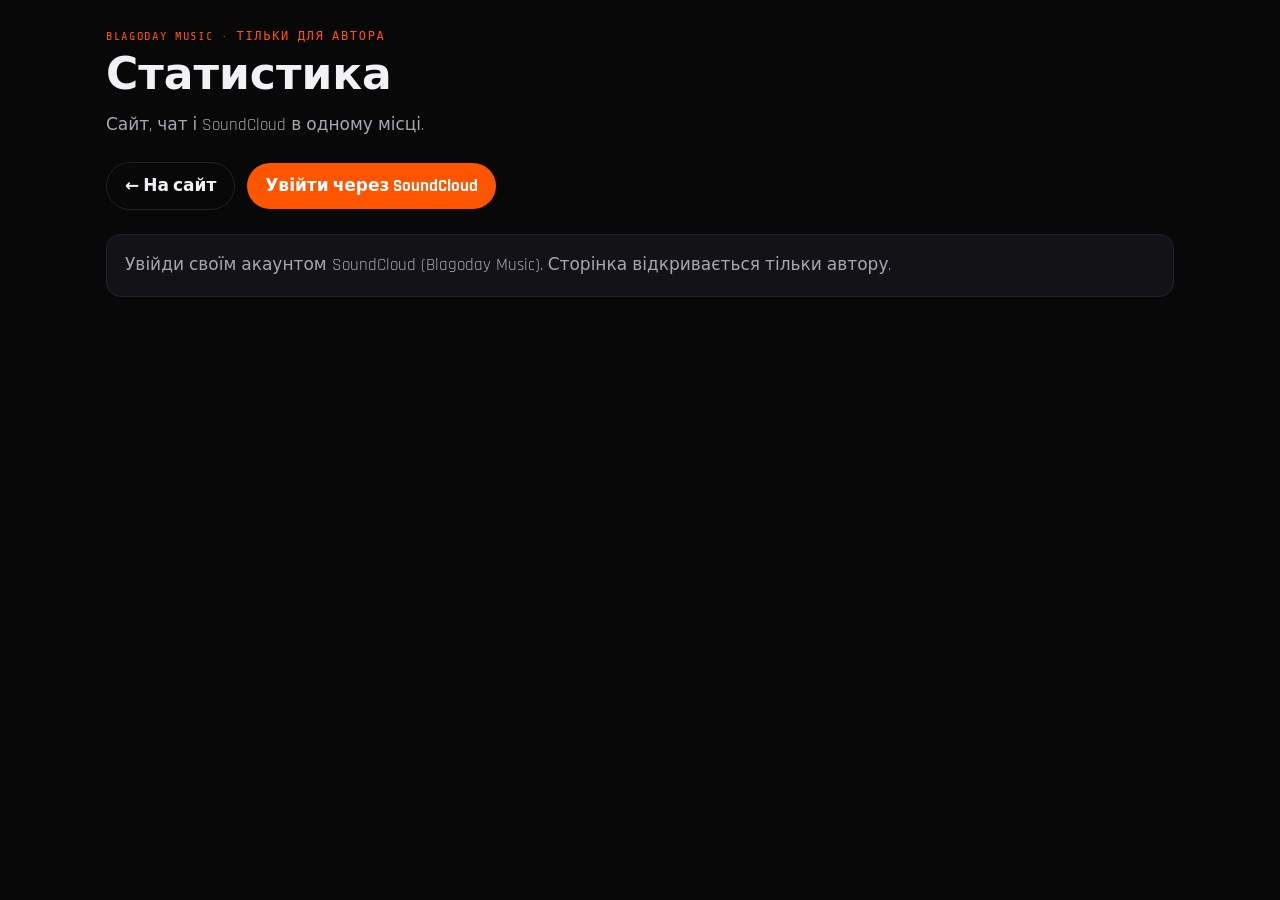
<file: admin.html>
<!doctype html>
<html lang="uk">
<head>
<meta charset="utf-8">
<meta name="viewport" content="width=device-width,initial-scale=1">
<meta name="robots" content="noindex,nofollow">
<title>Blagoday — статистика</title>
<link rel="preconnect" href="https://fonts.googleapis.com">
<link href="https://fonts.googleapis.com/css2?family=Rajdhani:wght@500;600;700&family=Share+Tech+Mono&display=swap" rel="stylesheet">
<style>
:root{--bg:#080808;--card:#131317;--line:#22222a;--txt:#f2f2f6;--mut:#a7a7b4;--mag:#ff5500;--cy:#00e5ff}
*{box-sizing:border-box}
body{margin:0;background:var(--bg);color:var(--txt);font-family:Rajdhani,system-ui,sans-serif;font-size:17px;line-height:1.45}
.wrap{max-width:1100px;margin:0 auto;padding:28px 16px 60px}
h1{font-size:clamp(30px,5vw,44px);margin:0 0 4px}
.k{font-family:"Share Tech Mono",monospace;font-size:12px;letter-spacing:.14em;text-transform:uppercase;color:var(--mag)}
.sub{color:var(--mut);margin:0 0 24px}
.bar{display:flex;align-items:center;gap:12px;flex-wrap:wrap;margin-bottom:24px}
.btn{display:inline-flex;align-items:center;gap:8px;border:0;border-radius:999px;padding:11px 18px;font:inherit;font-weight:700;cursor:pointer;color:#fff;background:#ff5500;text-decoration:none}
.btn.g{background:none;border:1px solid var(--line);color:var(--txt);font-weight:600}
.tiles{display:grid;grid-template-columns:repeat(auto-fill,minmax(170px,1fr));gap:12px;margin-bottom:28px}
.tile{background:var(--card);border:1px solid var(--line);border-radius:14px;padding:14px 16px}
.tile b{display:block;font-size:34px;line-height:1.1}
.tile span{color:var(--mut);font-size:14px}
.grid{display:grid;grid-template-columns:1fr 1fr;gap:18px}
.card{background:var(--card);border:1px solid var(--line);border-radius:16px;padding:16px 18px}
.card h2{font-size:20px;margin:0 0 4px}
.card p.n{color:var(--mut);font-size:14px;margin:0 0 12px}
.rows{display:flex;flex-direction:column;gap:6px}
.row{display:grid;grid-template-columns:minmax(0,1fr) 64px;gap:10px;align-items:center;font-size:15px}
.row .t{position:relative;padding:5px 8px;border-radius:6px;overflow:hidden;white-space:nowrap;text-overflow:ellipsis}
.row .t i{position:absolute;left:0;top:0;bottom:0;border-radius:4px;background:rgba(0,229,255,.18);z-index:0}
.row .t em{position:relative;z-index:1;font-style:normal}
.row .v{text-align:right;font-family:"Share Tech Mono",monospace;color:var(--txt)}
.cols{display:flex;align-items:flex-end;gap:3px;height:160px;border-bottom:1px solid var(--line);padding-top:6px}
.cols div{flex:1;min-width:4px;max-width:36px;background:var(--cy);border-radius:4px 4px 0 0;position:relative}
.cols div:hover{background:#7ff3ff}
.axis{display:flex;justify-content:space-between;font-family:"Share Tech Mono",monospace;font-size:11px;color:var(--mut);margin-top:6px}
.msg{background:var(--card);border:1px solid var(--line);border-radius:14px;padding:18px;color:var(--mut)}
#tip{position:fixed;pointer-events:none;background:#000;border:1px solid var(--line);border-radius:8px;padding:6px 10px;font-size:13px;display:none;z-index:9}
@media(max-width:820px){.grid{grid-template-columns:1fr}}
</style>
</head>
<body>
<div class="wrap">
  <div class="k">Blagoday Music · тільки для автора</div>
  <h1>Статистика</h1>
  <p class="sub">Сайт, чат і SoundCloud в одному місці.</p>
  <div class="bar" id="bar"></div>
  <div id="out"></div>
</div>
<div id="tip"></div>
<script>
const SCB="https://blagoday-sc.blagodaymusic.workers.dev";
const $=id=>document.getElementById(id);
const esc=s=>String(s==null?"":s).replace(/[&<>"]/g,c=>({"&":"&amp;","<":"&lt;",">":"&gt;",'"':"&quot;"}[c]));
const fmt=n=>Number(n||0).toLocaleString("uk-UA");
let SCT=null;try{SCT=JSON.parse(localStorage.getItem("bl_sc")||"null")}catch(e){}
(function(){const h=location.hash;if(h.indexOf("sc_at=")>=0){const q=new URLSearchParams(h.slice(1));SCT={at:q.get("sc_at"),rt:q.get("sc_rt")||"",exp:+q.get("sc_exp")||0,u:""};try{localStorage.setItem("bl_sc",JSON.stringify(SCT))}catch(e){}history.replaceState(null,"",location.pathname);}})();
function login(){location.href=SCB+"/login?return="+encodeURIComponent(location.origin+location.pathname);}
async function tok(){if(!SCT)return null;if(SCT.exp&&Date.now()>SCT.exp-60000&&SCT.rt){const r=await fetch(SCB+"/refresh",{method:"POST",headers:{"Content-Type":"application/json"},body:JSON.stringify({refresh_token:SCT.rt})});if(r.ok){const j=await r.json();SCT.at=j.access_token;SCT.rt=j.refresh_token||SCT.rt;SCT.exp=j.expires_at;localStorage.setItem("bl_sc",JSON.stringify(SCT));}else return null;}return SCT.at;}
function rows(list,label,value){const max=Math.max(1,...list.map(value));return `<div class="rows">${list.map(x=>`<div class="row" title="${esc(label(x))}: ${fmt(value(x))}"><div class="t"><i style="width:${(value(x)/max*100).toFixed(1)}%"></i><em>${esc(label(x))}</em></div><div class="v">${fmt(value(x))}</div></div>`).join("")}</div>`;}
async function load(){
  $("bar").innerHTML=`<a class="btn g" href="./">← На сайт</a>`;
  const t=await tok();
  if(!t){$("bar").innerHTML+=`<button class="btn" onclick="login()">Увійти через SoundCloud</button>`;$("out").innerHTML=`<div class="msg">Увійди своїм акаунтом SoundCloud (Blagoday Music). Сторінка відкривається тільки автору.</div>`;return;}
  $("out").innerHTML=`<div class="msg">Завантаження…</div>`;
  const [ad,cat,art]=await Promise.all([
    fetch(SCB+"/admin",{headers:{Authorization:"OAuth "+t}}).then(r=>r.ok?r.json():{error:r.status}),
    fetch(SCB+"/catalog").then(r=>r.json()).catch(()=>[]),
    fetch(SCB+"/artist").then(r=>r.json()).catch(()=>({}))]);
  if(ad.error){$("bar").innerHTML+=`<button class="btn" onclick="login()">Увійти через SoundCloud</button>`;$("out").innerHTML=`<div class="msg">${ad.error===403?"Цей акаунт SoundCloud не є акаунтом автора.":"Потрібно увійти ще раз."}</div>`;return;}
  $("bar").innerHTML+=`<button class="btn g" onclick="load()">↻ Оновити</button>`;
  const title={};cat.forEach(x=>title[x.permalink]=x.title);
  const vis=(ad.visits||[]).slice().reverse();const today=new Date().toISOString().slice(0,10);
  const sum=(a,d)=>a.slice(-d).reduce((s,x)=>s+x.n,0);
  const scPlays=cat.reduce((s,x)=>s+(x.plays||0),0),scLikes=cat.reduce((s,x)=>s+(x.likes||0),0),scCm=cat.reduce((s,x)=>s+(x.comments||0),0);
  const sitePlays=(ad.plays||[]).reduce((s,x)=>s+x.n,0);
  const tiles=[["Відвідувань сьогодні",(vis.find(v=>v.day===today)||{}).n||0],["Відвідувань за 7 днів",sum(vis,7)],["Відвідувань за 30 днів",sum(vis,30)],["Прослуховувань на сайті",sitePlays],["Онлайн у чаті зараз",ad.online||0],["Повідомлень у чаті",(ad.chat||{}).n||0],["Підписників SoundCloud",art.followers||0],["Прослуховувань SoundCloud",scPlays],["Лайків SoundCloud",scLikes],["Коментарів SoundCloud",scCm]];
  const last=vis.slice(-30);const vmax=Math.max(1,...last.map(v=>v.n));
  $("out").innerHTML=`<div class="tiles">${tiles.map(([k,v])=>`<div class="tile"><b>${fmt(v)}</b><span>${k}</span></div>`).join("")}</div>
  <div class="grid">
    <div class="card"><h2>Відвідування сайту по днях</h2><p class="n">Останні ${last.length} днів · один відвідувач рахується раз на 6 годин</p>
      ${last.length?`<div class="cols">${last.map(v=>`<div data-tip="${v.day}: ${fmt(v.n)}" style="height:${Math.max(2,v.n/vmax*100)}%"></div>`).join("")}</div><div class="axis"><span>${last[0].day}</span><span>${last[last.length-1].day}</span></div>`:`<p class="n">Ще немає даних — лічильник щойно запущено.</p>`}</div>
    <div class="card"><h2>Найбільше слухають на сайті</h2><p class="n">Запуски треків у плеєрі сайту</p>${(ad.plays||[]).length?rows(ad.plays.slice(0,15),x=>title[x.slug]||x.slug,x=>x.n):`<p class="n">Ще немає даних.</p>`}</div>
    <div class="card"><h2>Топ на SoundCloud — прослуховування</h2><p class="n">Усі ${cat.length} треків</p>${rows(cat.slice().sort((a,b)=>b.plays-a.plays).slice(0,15),x=>x.title,x=>x.plays)}</div>
    <div class="card"><h2>Топ на SoundCloud — лайки</h2><p class="n">Вподобання слухачів</p>${rows(cat.slice().sort((a,b)=>b.likes-a.likes).slice(0,15),x=>x.title,x=>x.likes)}</div>
  </div>`;
}
document.addEventListener("mousemove",e=>{const d=e.target.closest("[data-tip]"),tp=$("tip");if(!d){tp.style.display="none";return;}tp.textContent=d.dataset.tip;tp.style.display="block";tp.style.left=(e.clientX+12)+"px";tp.style.top=(e.clientY-30)+"px";});
load();
</script>
</body>
</html>
</file>
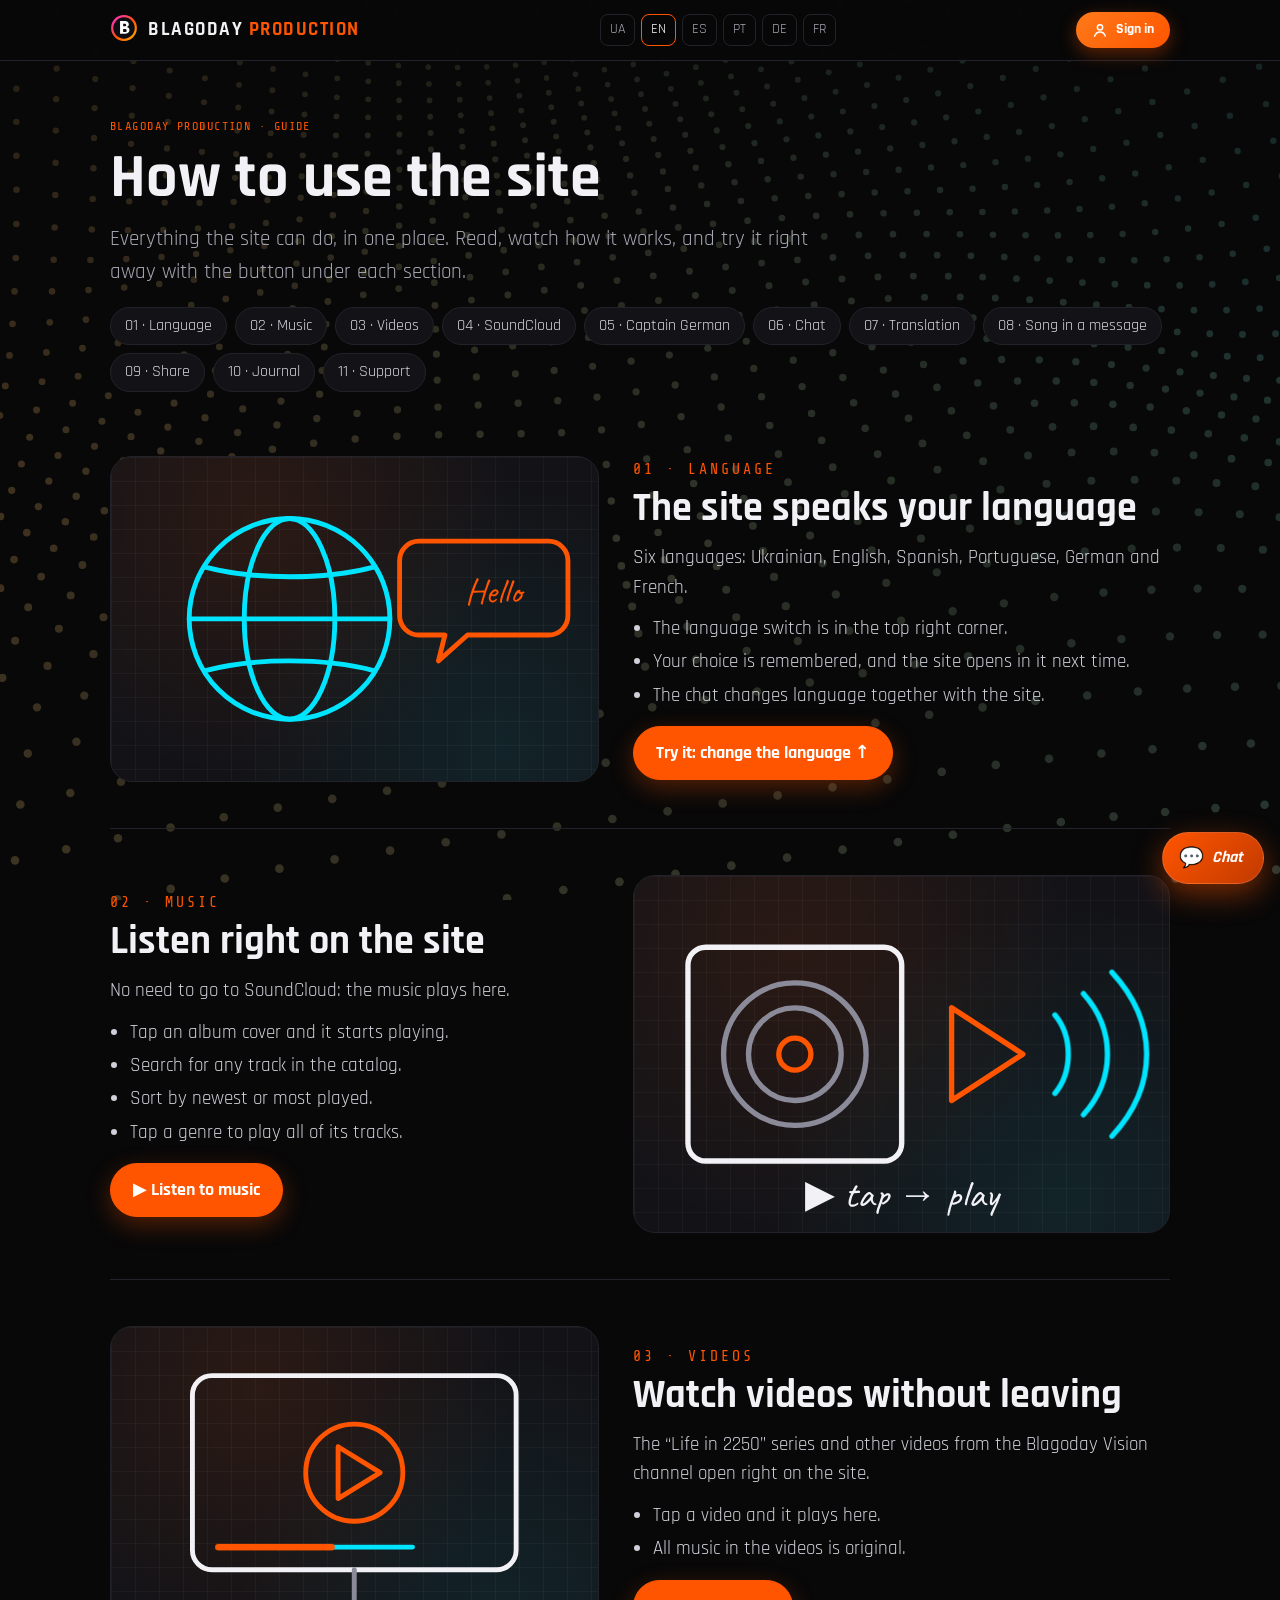
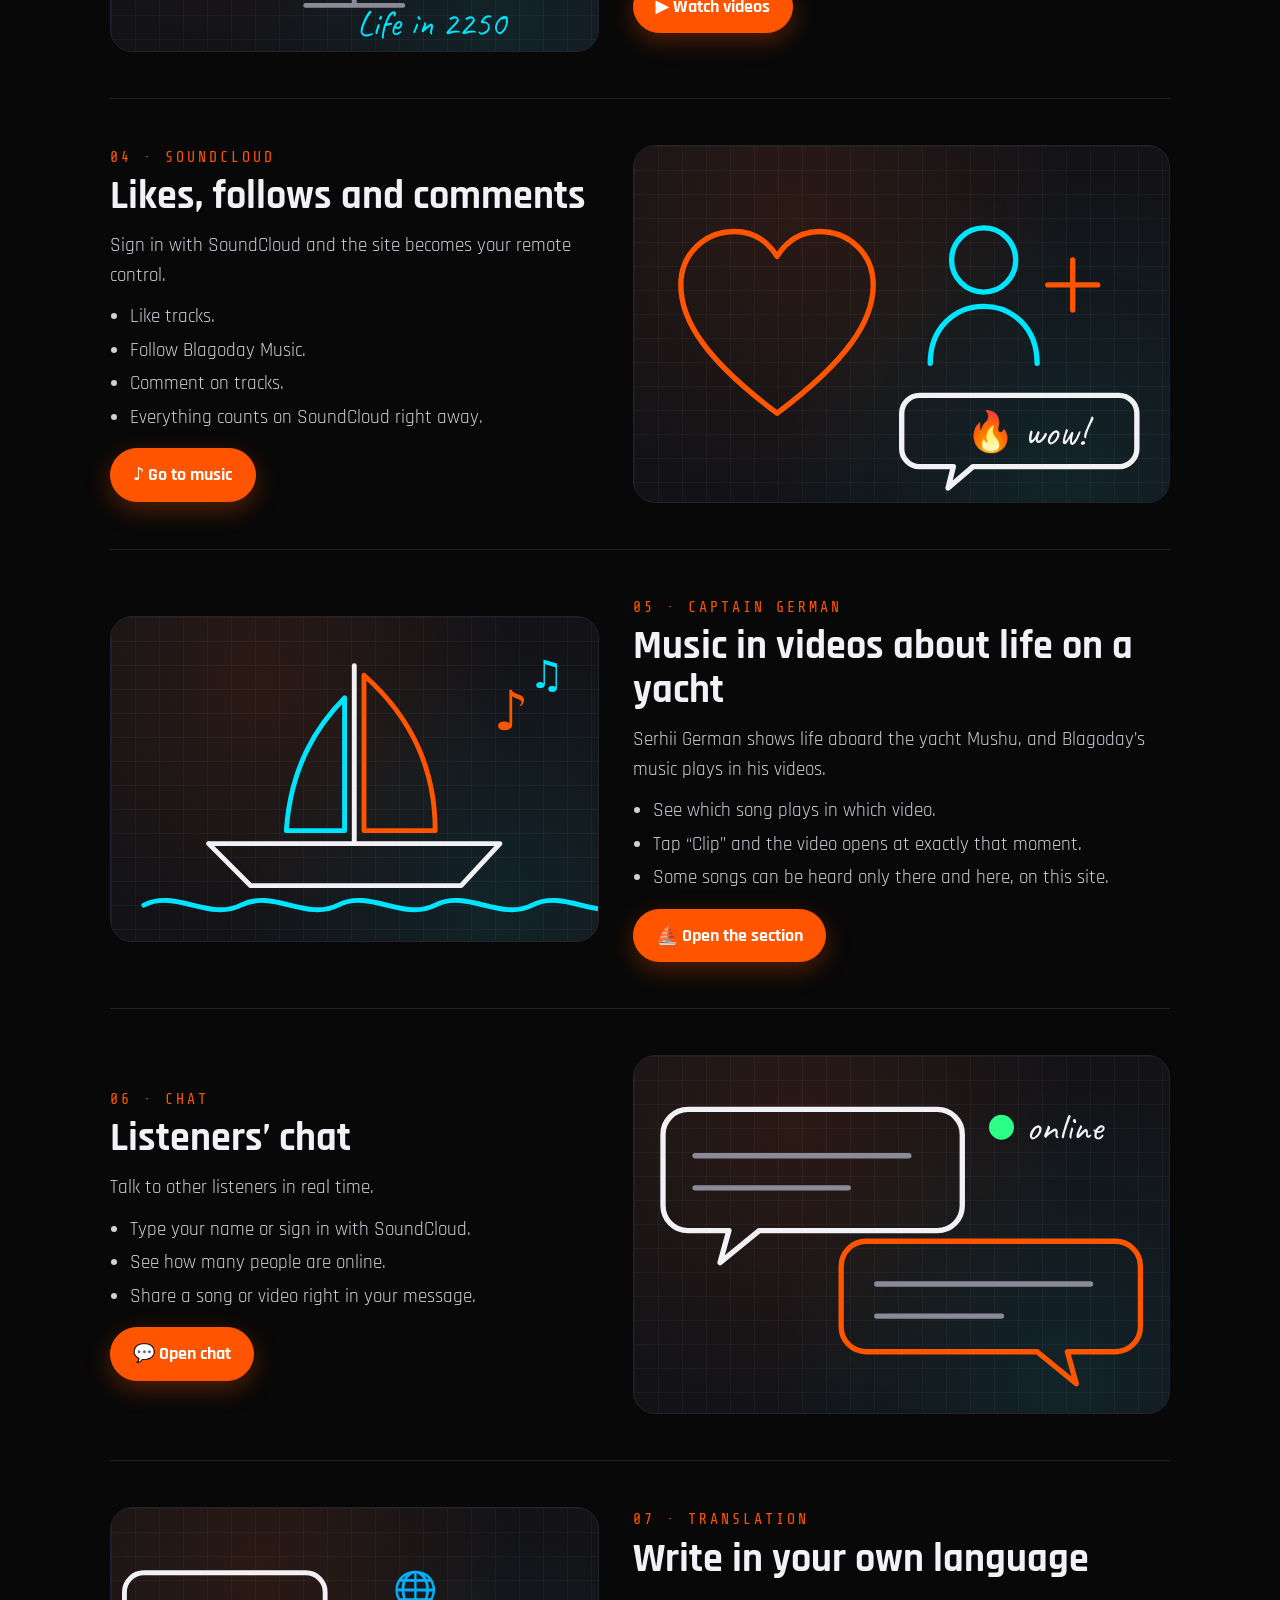
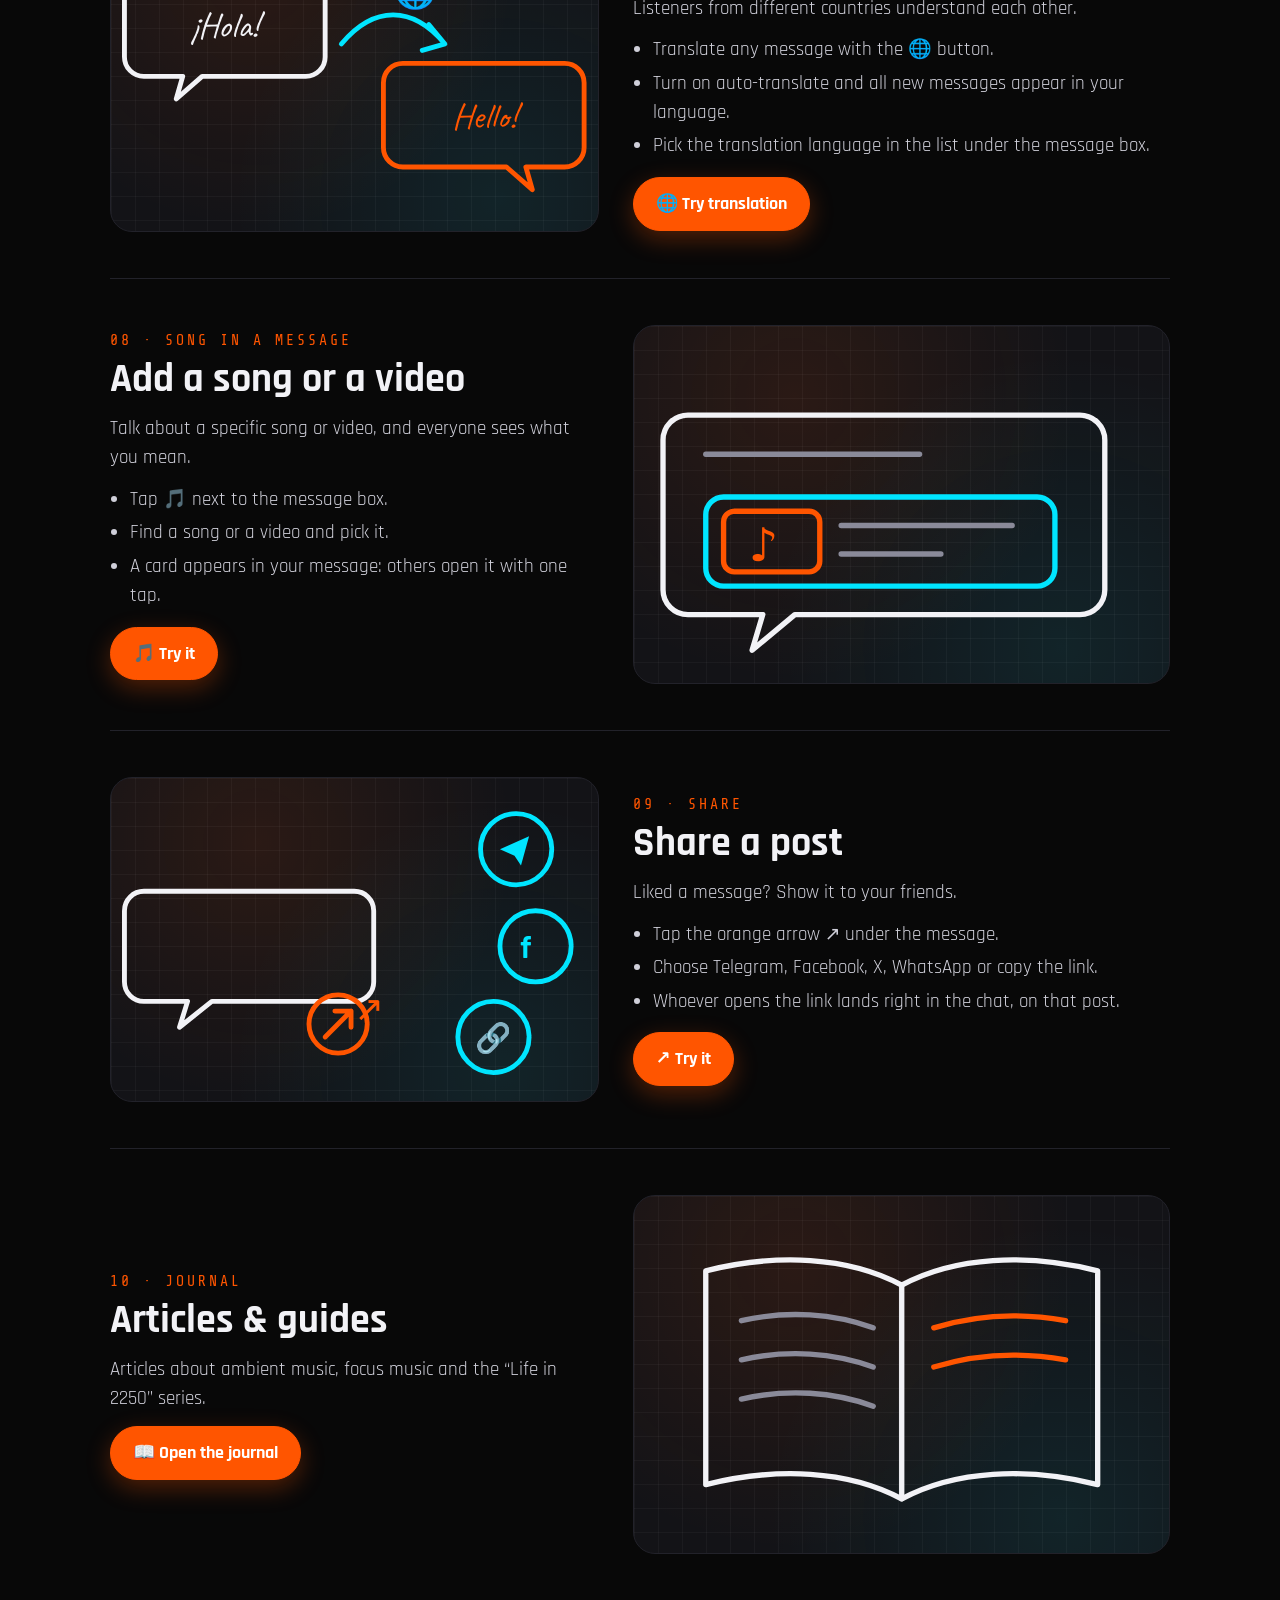
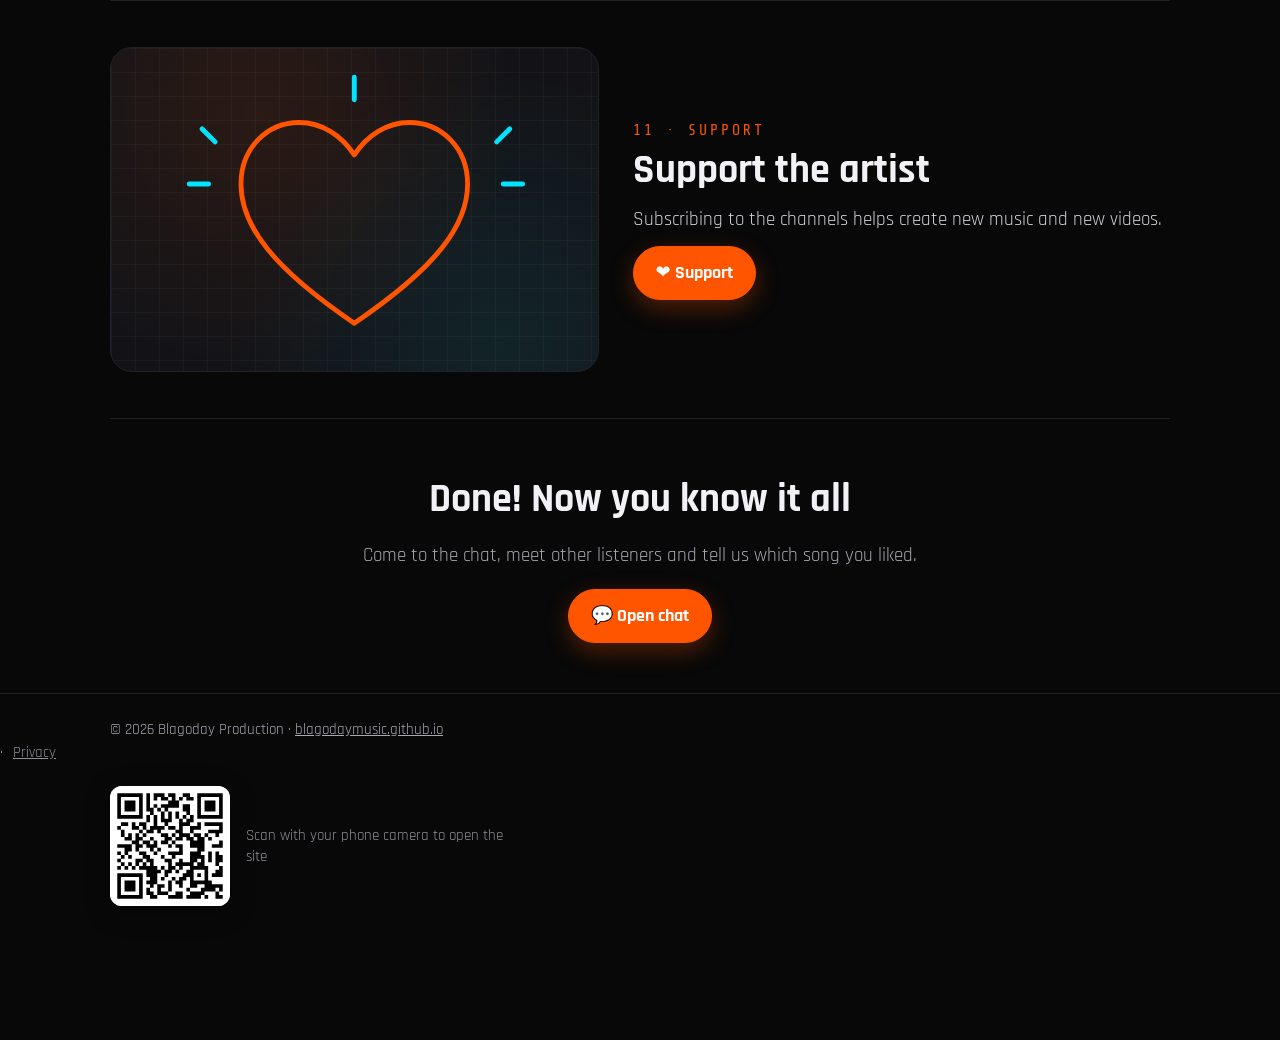
<file: guide.html>
<!doctype html>
<html lang="uk">
<head>
<script async src="https://www.googletagmanager.com/gtag/js?id=G-E7PM5L8ZPC"></script>
<script>window.dataLayer=window.dataLayer||[];function gtag(){dataLayer.push(arguments);}gtag("js",new Date());gtag("config","G-E7PM5L8ZPC");</script>

<meta charset="utf-8">
<meta name="viewport" content="width=device-width,initial-scale=1">
<title>Як користуватися сайтом | Blagoday Production</title>
<script src="theme.js?v=40"></script>
<meta name="description" content="Путівник по всіх можливостях сайту Blagoday Production: музика, відео, SoundCloud, чат з перекладом, пісні у повідомленнях і поширення дописів.">
<meta property="og:title" content="Як користуватися сайтом Blagoday Production">
<meta property="og:description" content="Музика, відео, чат з перекладом, пісні у повідомленнях і поширення дописів. Читай і пробуй.">
<meta property="og:image" content="https://blagodaymusic.github.io/og-image.jpg">
<meta property="og:url" content="https://blagodaymusic.github.io/guide.html">
<meta name="twitter:card" content="summary_large_image">
<link rel="canonical" href="https://blagodaymusic.github.io/guide.html">
<link rel="preconnect" href="https://fonts.googleapis.com">
<link href="https://fonts.googleapis.com/css2?family=Rajdhani:wght@500;600;700&family=Share+Tech+Mono&family=Exo+2:wght@400;500;600;700&family=Caveat:wght@600&display=swap" rel="stylesheet">
<style>
:root{--bg:#080808;--card:#131317;--line:#22222a;--txt:#f2f2f6;--mut:#a7a7b4;--mag:#ff5500;--cy:#00e5ff}
*{box-sizing:border-box}
html{scroll-behavior:smooth}
body{margin:0;background:var(--bg);color:var(--txt);font-family:Rajdhani,"Exo 2",system-ui,sans-serif;font-size:19px;line-height:1.55}
a{color:inherit}
.mono{font-family:"Share Tech Mono",monospace;letter-spacing:.12em;text-transform:uppercase}
.wrap{max-width:1100px;margin:0 auto;padding:0 20px}
header{position:fixed;top:0;left:0;right:0;z-index:50;transition:transform .3s;background:rgba(8,8,8,.9);backdrop-filter:blur(10px);border-bottom:1px solid var(--line)}
header.hide{transform:translateY(-100%)}
body{padding-top:61px}
header .wrap{display:flex;align-items:center;justify-content:space-between;height:60px;gap:12px}
.logo{font-weight:700;letter-spacing:.08em;text-decoration:none;text-transform:uppercase}
.logo b{color:var(--mag)}
.lng{display:flex;gap:6px}
.lng button{background:none;border:1px solid var(--line);color:var(--mut);border-radius:8px;padding:4px 9px;font:inherit;font-size:14px;cursor:pointer}
.lng button.on{border-color:var(--mag);color:#fff}
@media(max-width:640px){.lng{gap:3px}.lng button{padding:3px 6px;font-size:12px}.logo{font-size:15px}}
.hero{padding:56px 20px 18px;position:relative}
.k{color:var(--mag);font-size:12px}
h1{font-size:clamp(34px,6vw,62px);line-height:1.03;margin:10px 0 14px}
.lead{color:var(--mut);max-width:740px;font-size:21px;margin:0 0 18px}
.toc{display:flex;flex-wrap:wrap;gap:8px;margin-top:10px}
.toc a{border:1px solid var(--line);background:var(--card);border-radius:999px;padding:6px 14px;text-decoration:none;font-size:16px;color:#d6d6e0}
.toc a:hover{border-color:var(--cy);color:#fff}
.step{display:grid;grid-template-columns:minmax(0,1fr) minmax(0,1.1fr);gap:34px;align-items:center;padding:46px 0;border-bottom:1px solid var(--line);scroll-margin-top:70px}
.step:nth-child(even) .art{order:2}
.art{position:relative;background:radial-gradient(circle at 30% 20%,rgba(255,85,0,.10),transparent 60%),radial-gradient(circle at 80% 90%,rgba(0,229,255,.08),transparent 55%),var(--card);border:1px solid var(--line);border-radius:22px;aspect-ratio:3/2;overflow:hidden}
.art::before{content:"";position:absolute;inset:0;background-image:linear-gradient(rgba(255,255,255,.035) 1px,transparent 1px),linear-gradient(90deg,rgba(255,255,255,.035) 1px,transparent 1px);background-size:24px 24px}
.art svg{position:absolute;inset:0;width:100%;height:100%}
.num{font-family:"Share Tech Mono",monospace;color:var(--mag);font-size:15px;letter-spacing:.2em}
.step h2{font-size:clamp(28px,4vw,40px);line-height:1.1;margin:6px 0 12px}
.step p{margin:0 0 12px;color:#d0d0da}
.step ul{margin:0 0 16px;padding-left:20px;color:#d0d0da}
.step li{margin:4px 0}
.btn{display:inline-flex;align-items:center;gap:8px;border-radius:999px;padding:12px 22px;font:inherit;font-weight:700;font-size:18px;text-decoration:none;cursor:pointer;border:1px solid var(--mag);background:var(--mag);color:#fff;box-shadow:0 8px 24px rgba(255,85,0,.3)}
.btn:hover{filter:brightness(1.1)}
.btn.g{background:none;color:#fff;border-color:var(--line);box-shadow:none}
.end{padding:50px 0 20px;text-align:center}
.end h2{font-size:clamp(28px,4vw,40px);margin:0 0 10px}
.end p{color:var(--mut);margin:0 0 18px}
footer{border-top:1px solid var(--line);margin-top:30px;padding:24px 0 90px;color:var(--mut);font-size:15px}
@media(max-width:760px){.step{grid-template-columns:1fr;gap:18px;padding:34px 0}.step:nth-child(even) .art{order:0}}
/* ===== pencil drawing ===== */
.d{fill:none;stroke-linecap:round;stroke-linejoin:round;stroke-dasharray:1;stroke-dashoffset:1}
.in .d{animation:draw 1.6s cubic-bezier(.6,.1,.3,1) forwards}
.in .d2{animation-delay:.5s}.in .d3{animation-delay:1s}.in .d4{animation-delay:1.5s}.in .d5{animation-delay:2s}
@keyframes draw{to{stroke-dashoffset:0}}
.o{stroke:#ff5500}.c{stroke:#00e5ff}.w{stroke:#f2f2f6}.m{stroke:#8a8a99}
.f{opacity:0}.in .f{animation:fade .6s ease forwards}
.in .f1{animation-delay:1.2s}.in .f2{animation-delay:1.8s}.in .f3{animation-delay:2.4s}.in .f4{animation-delay:3s}
@keyframes fade{to{opacity:1}}
.hand{font-family:Caveat,cursive;font-size:22px;fill:#f2f2f6}
.hand.o2{fill:#ff5500}.hand.c2{fill:#00e5ff}
.pen{opacity:0}
.in .pulse{animation:fade .6s 1.4s forwards,pulse 2.4s 2s ease-in-out infinite}
@keyframes pulse{0%,100%{opacity:.25}50%{opacity:1}}
.in .bob{animation:fade .5s 1.6s forwards,bob 3s 2.1s ease-in-out infinite}
@keyframes bob{0%,100%{transform:translateY(0)}50%{transform:translateY(-6px)}}
.in .drop{animation:drop 3.2s 1.6s ease-in-out infinite}
@keyframes drop{0%{transform:translate(0,-40px);opacity:0}25%{opacity:1}55%,80%{transform:translate(0,0);opacity:1}100%{transform:translate(0,0);opacity:0}}
.in .fly{animation:fly 3s 2s ease-in-out infinite}
@keyframes fly{0%{transform:translate(0,0);opacity:0}15%{opacity:1}70%{transform:translate(70px,-34px);opacity:1}100%{transform:translate(90px,-44px);opacity:0}}
.in .beat{transform-box:fill-box;transform-origin:center;animation:beat 1.6s 2s ease-in-out infinite}
@keyframes beat{0%,100%{transform:scale(1)}15%{transform:scale(1.18)}30%{transform:scale(1)}}
.in .rock{transform-box:fill-box;transform-origin:50% 100%;animation:rock 4s 1.5s ease-in-out infinite}
@keyframes rock{0%,100%{transform:rotate(-2deg)}50%{transform:rotate(2deg)}}
.in .wave{animation:wave 3s linear infinite}
@keyframes wave{to{transform:translateX(-40px)}}
@media(prefers-reduced-motion:reduce){.d{stroke-dashoffset:0!important;animation:none!important}.f,.pen{opacity:1!important;animation:none!important}.in *{animation:none!important}}
</style>
</head>
<body>
<header><div class="wrap">
  <a class="logo" href="./"><img class="logo-ic" src="/logos/logo-ring.svg" alt="" width="28" height="28" style="width:28px;height:28px;vertical-align:middle;margin:-4px 10px 0 0;display:inline-block">Blagoday <b>Production</b></a>
  <div class="lng"><button data-l="uk">UA</button><button data-l="en">EN</button><button data-l="es">ES</button><button data-l="pt">PT</button><button data-l="de">DE</button><button data-l="fr">FR</button></div>
</div></header>

<svg width="0" height="0" style="position:absolute" aria-hidden="true"><defs>
  <filter id="pencil" x="-5%" y="-5%" width="110%" height="110%"><feTurbulence type="fractalNoise" baseFrequency="0.03" numOctaves="2" seed="3"/><feDisplacementMap in="SourceGraphic" scale="2.6"/></filter>
</defs></svg>

<main>
  <div class="wrap hero">
    <div class="k mono" data-i="k">Blagoday Production · путівник</div>
    <h1 data-i="h">Як користуватися сайтом</h1>
    <p class="lead" data-i="lead">Усі можливості сайту в одному місці. Читай, дивись, як це працює, і одразу пробуй кнопкою під кожним розділом.</p>
    <nav class="toc" id="toc"></nav>
  </div>
  <div class="wrap" id="steps"></div>
  <div class="wrap end">
    <h2 data-i="end_h">Готово! Тепер ти знаєш усе</h2>
    <p data-i="end_p">Заходь у чат, познайомся з іншими слухачами і розкажи, яка пісня тобі сподобалась.</p>
    <button class="btn" data-act="chat" data-i="end_b">💬 Відкрити чат</button>
  </div>
</main>
<footer><div class="wrap">© <span id="yr"></span> Blagoday Production · <a href="./">blagodaymusic.github.io</a></div></footer>

<script>
/* ---------- drawings (viewBox 0 0 300 200) ---------- */
const P='stroke-width="3"';
const ART={
lang:`<svg viewBox="0 0 300 200"><g ${P}>
 <circle class="d c" pathLength="1" cx="110" cy="100" r="62"/>
 <ellipse class="d c d2" pathLength="1" cx="110" cy="100" rx="28" ry="62"/>
 <path class="d c d2" pathLength="1" d="M48 100h124M58 68c30 8 74 8 104 0M58 132c30-8 74-8 104 0"/>
 <path class="d o d3" pathLength="1" d="M190 52h80a12 12 0 0 1 12 12v34a12 12 0 0 1-12 12h-50l-18 16 4-16h-16a12 12 0 0 1-12-12V64a12 12 0 0 1 12-12z"/>
</g><text class="hand o2 f f2" id="langWord" x="236" y="90" text-anchor="middle" font-size="30">Привіт</text></svg>`,
music:`<svg viewBox="0 0 300 200"><g ${P}>
 <rect class="d w" pathLength="1" x="30" y="40" width="120" height="120" rx="10"/>
 <circle class="d m d2" pathLength="1" cx="90" cy="100" r="40"/>
 <circle class="d m d2" pathLength="1" cx="90" cy="100" r="26"/>
 <circle class="d o d3" pathLength="1" cx="90" cy="100" r="9"/>
 <path class="d o d3" pathLength="1" d="M178 74l40 26-40 26z"/>
 <path class="d c pulse" pathLength="1" style="stroke-dashoffset:0" d="M236 78c10 12 10 32 0 44M252 66c18 20 18 48 0 68M268 54c26 28 26 64 0 92"/>
</g><text class="hand f f3" x="150" y="186" text-anchor="middle">▶ tap → play</text></svg>`,
video:`<svg viewBox="0 0 300 200"><g ${P}>
 <rect class="d w" pathLength="1" x="50" y="30" width="200" height="120" rx="12"/>
 <path class="d m d2" pathLength="1" d="M120 172h60M150 150v22"/>
 <circle class="d o d3" pathLength="1" cx="150" cy="90" r="30"/>
 <path class="d o d3" pathLength="1" d="M140 74l26 16-26 16z"/>
 <path class="d c d4" pathLength="1" d="M66 136h120"/>
</g><g class="f f3"><path d="M66 136h70" stroke="#ff5500" stroke-width="4" stroke-linecap="round"/></g><text class="hand c2 f f4" x="244" y="190" text-anchor="end">Life in 2250</text></svg>`,
sc:`<svg viewBox="0 0 300 200"><g ${P}>
 <g class="beat"><path class="d o" pathLength="1" d="M80 150C40 120 26 98 26 78c0-18 14-30 30-30 11 0 19 6 24 14 5-8 13-14 24-14 16 0 30 12 30 30 0 20-14 42-54 72z"/>
 <circle class="d c d2" pathLength="1" cx="196" cy="64" r="18"/>
 <path class="d c d2" pathLength="1" d="M166 122c0-20 14-32 30-32s30 12 30 32"/>
 <path class="d o d3" pathLength="1" d="M246 64v28M232 78h28"/>
 <path class="d w d4" pathLength="1" d="M160 140h112a10 10 0 0 1 10 10v20a10 10 0 0 1-10 10h-82l-14 12 3-12h-19a10 10 0 0 1-10-10v-20a10 10 0 0 1 10-10z"/>
</g><text class="hand f f4" x="220" y="168" text-anchor="middle" font-size="18">🔥 wow!</text></svg>`,
kg:`<svg viewBox="0 0 300 200"><g ${P}>
 <g class="rock">
 <path class="d w" pathLength="1" d="M60 140h180l-24 26H86z"/>
 <path class="d w d2" pathLength="1" d="M150 140V30"/>
 <path class="d o d3" pathLength="1" d="M156 36c34 30 44 64 44 96h-44z"/>
 <path class="d c d3" pathLength="1" d="M144 50c-24 24-34 52-36 82h36z"/>
 </g>
 <path class="d c d4" pathLength="1" d="M20 178c20-10 40 10 60 0s40 10 60 0 40 10 60 0 40 10 60 0 40 10 60 0"/>
</g><g class="bob" style="opacity:0"><text x="236" y="70" font-size="34" fill="#ff5500">♪</text><text x="258" y="44" font-size="24" fill="#00e5ff">♫</text></g></svg>`,
chat:`<svg viewBox="0 0 300 200"><g ${P}>
 <path class="d w" pathLength="1" d="M30 30h140a14 14 0 0 1 14 14v40a14 14 0 0 1-14 14H70l-22 18 5-18H30a14 14 0 0 1-14-14V44a14 14 0 0 1 14-14z"/>
 <path class="d m d2" pathLength="1" d="M34 56h120M34 74h86"/>
 <path class="d o d3" pathLength="1" d="M270 104H130a14 14 0 0 0-14 14v34a14 14 0 0 0 14 14h96l22 18-5-18h27a14 14 0 0 0 14-14v-34a14 14 0 0 0-14-14z"/>
 <path class="d m d4" pathLength="1" d="M136 128h120M136 146h70"/>
</g><g class="f f4"><circle cx="206" cy="40" r="7" fill="#2bff88"/><text class="hand" x="220" y="47">online</text></g></svg>`,
tr:`<svg viewBox="0 0 300 200"><g ${P}>
 <path class="d w" pathLength="1" d="M20 40h100a12 12 0 0 1 12 12v40a12 12 0 0 1-12 12H56l-16 14 4-14H20a12 12 0 0 1-12-12V52a12 12 0 0 1 12-12z"/>
 <path class="d c d2" pathLength="1" d="M142 84c20-24 44-24 64 0M196 72l10 12-14 4"/>
 <path class="d o d3" pathLength="1" d="M280 96H180a12 12 0 0 0-12 12v40a12 12 0 0 0 12 12h64l16 14-4-14h24a12 12 0 0 0 12-12v-40a12 12 0 0 0-12-12z"/>
</g><text class="hand f f1" x="70" y="80" text-anchor="middle" font-size="26">¡Hola!</text><text class="hand o2 f f3" id="trWord" x="230" y="136" text-anchor="middle" font-size="26">Привіт!</text><text class="f f2" x="174" y="58" font-size="22">🌐</text></svg>`,
att:`<svg viewBox="0 0 300 200"><g ${P}>
 <path class="d w" pathLength="1" d="M30 50h220a14 14 0 0 1 14 14v84a14 14 0 0 1-14 14H90l-24 20 6-20H30a14 14 0 0 1-14-14V64a14 14 0 0 1 14-14z"/>
 <rect class="d c d2" pathLength="1" x="40" y="96" width="196" height="50" rx="10"/>
 <rect class="d o d3" pathLength="1" x="50" y="104" width="54" height="34" rx="6"/>
 <path class="d m d4" pathLength="1" d="M116 112h96M116 128h56"/>
 <path class="d m d2" pathLength="1" d="M40 72h120"/>
</g><g class="drop"><text x="64" y="132" font-size="26" fill="#ff5500">♪</text></g></svg>`,
share:`<svg viewBox="0 0 300 200"><g ${P}>
 <path class="d w" pathLength="1" d="M20 70h130a12 12 0 0 1 12 12v44a12 12 0 0 1-12 12H62l-20 16 5-16H20a12 12 0 0 1-12-12V82a12 12 0 0 1 12-12z"/>
 <circle class="d o d2" pathLength="1" cx="140" cy="152" r="18"/>
 <path class="d o d2" pathLength="1" d="M132 160l16-16M138 144h10v10"/>
 <circle class="d c d3" pathLength="1" cx="250" cy="44" r="22"/>
 <circle class="d c d3" pathLength="1" cx="262" cy="104" r="22"/>
 <circle class="d c d4" pathLength="1" cx="236" cy="160" r="22"/>
</g><g class="f f3"><path d="M240 44l18-8-5 18-4-6z" fill="#00e5ff"/><text x="256" y="111" font-size="20" fill="#00e5ff" text-anchor="middle" font-weight="700">f</text><text x="236" y="167" font-size="18" fill="#00e5ff" text-anchor="middle">🔗</text></g><g class="fly"><text x="150" y="150" font-size="22" fill="#ff5500">↗</text></g></svg>`,
blog:`<svg viewBox="0 0 300 200"><g ${P}>
 <path class="d w" pathLength="1" d="M150 50c-30-16-70-18-110-8v120c40-10 80-8 110 8 30-16 70-18 110-8V42c-40-10-80-8-110 8z"/>
 <path class="d w d2" pathLength="1" d="M150 50v120"/>
 <path class="d m d3" pathLength="1" d="M60 70c26-6 52-4 74 4M60 92c26-6 52-4 74 4M60 114c26-6 52-4 74 4"/>
 <path class="d o d4" pathLength="1" d="M168 74c26-8 52-8 74-4M168 96c26-8 52-8 74-4"/>
</g></svg>`,
sup:`<svg viewBox="0 0 300 200"><g ${P}>
 <g class="beat"><path class="d o" pathLength="1" d="M150 170c-50-34-70-60-70-86 0-22 16-38 36-38 14 0 26 8 34 20 8-12 20-20 34-20 20 0 36 16 36 38 0 26-20 52-70 86z"/></g>
 <path class="d c d3" pathLength="1" d="M56 50l8 8M48 84h12M246 50l-8 8M254 84h-12M150 18v14"/>
</g></svg>`
};
const STEPS=[
 {id:"lang",art:"lang",act:"lang"},
 {id:"music",art:"music",href:"./#music"},
 {id:"video",art:"video",href:"./#videos"},
 {id:"sc",art:"sc",href:"./#music"},
 {id:"kg",art:"kg",href:"kapitan-german.html"},
 {id:"chat",art:"chat",act:"chat"},
 {id:"tr",art:"tr",act:"chat"},
 {id:"att",art:"att",act:"chat"},
 {id:"share",art:"share",act:"chat"},
 {id:"blog",art:"blog",href:"blog.html"},
 {id:"sup",art:"sup",href:"./#support"}
];
const T={
uk:{k:"Blagoday Production · путівник",h:"Як користуватися сайтом",lead:"Усі можливості сайту в одному місці. Читай, дивись, як це працює, і одразу пробуй кнопкою під кожним розділом.",
end_h:"Готово! Тепер ти знаєш усе",end_p:"Заходь у чат, познайомся з іншими слухачами і розкажи, яка пісня тобі сподобалась.",end_b:"💬 Відкрити чат",
lang_t:"Мова",lang_h:"Сайт говорить твоєю мовою",lang_p:"Шість мов: українська, англійська, іспанська, португальська, німецька і французька.",lang_l:["Перемикач мов угорі праворуч.","Вибрана мова запам’ятовується, і сайт відкриється нею наступного разу.","Мова чату теж змінюється разом із сайтом."],lang_b:"Спробувати: змінити мову ↑",
music_t:"Музика",music_h:"Слухай прямо на сайті",music_p:"Не потрібно переходити на SoundCloud: музика грає тут.",music_l:["Натисни обкладинку альбому, і він заграє.","Шукай будь-який трек у каталозі.","Сортуй: найновіші або ті, що слухають найбільше.","Натисни жанр, і заграють усі його треки."],music_b:"▶ Слухати музику",
video_t:"Відео",video_h:"Дивись відео без YouTube",video_p:"Серія «Life in 2250» та інші відео з каналу Blagoday Vision відкриваються прямо на сайті.",video_l:["Натисни на відео, і воно запуститься тут.","Уся музика у відео — авторська."],video_b:"▶ Дивитися відео",
sc_t:"SoundCloud",sc_h:"Лайки, підписка і коментарі",sc_p:"Увійди через SoundCloud, і сайт стане твоїм пультом керування.",sc_l:["Став «подобається» трекам.","Підписуйся на Blagoday Music.","Пиши коментарі до треків.","Усе це одразу зараховується на SoundCloud."],sc_b:"♪ Перейти до музики",
kg_t:"Капітан Герман",kg_h:"Музика у відео про життя на яхті",kg_p:"Сергій Герман показує життя на яхті Mushu, а в його відео звучить музика Blagoday.",kg_l:["Видно, яка пісня в якому відео звучить.","Натисни «Фрагмент», і відео відкриється саме на тому місці.","Деякі пісні звучать лише там і тут, на сайті."],kg_b:"⛵ Відкрити розділ",
chat_t:"Чат",chat_h:"Чат слухачів",chat_p:"Спілкуйся з іншими слухачами в реальному часі.",chat_l:["Напиши своє ім’я або увійди через SoundCloud.","Видно, скільки людей онлайн.","Пісню чи відео можна додати прямо в повідомлення."],chat_b:"💬 Відкрити чат",
tr_t:"Переклад",tr_h:"Пиши своєю мовою",tr_p:"Слухачі з різних країн розуміють одне одного.",tr_l:["Будь-яке повідомлення можна перекласти кнопкою 🌐.","Увімкни автопереклад, і всі нові повідомлення будуть твоєю мовою.","Вибери мову перекладу в списку під полем повідомлення."],tr_b:"🌐 Спробувати переклад",
att_t:"Пісня у повідомленні",att_h:"Додай пісню або відео",att_p:"Говори про конкретну пісню чи відео, і всі одразу бачитимуть, про що мова.",att_l:["Натисни 🎵 біля поля повідомлення.","Знайди пісню або відео і вибери.","У повідомленні з’явиться картка: інші відкривають її одним дотиком."],att_b:"🎵 Спробувати",
share_t:"Поділитися",share_h:"Поділись дописом",share_p:"Сподобалось повідомлення? Покажи його друзям.",share_l:["Натисни оранжеву стрілку ↗ під повідомленням.","Вибери Telegram, Facebook, X, WhatsApp або скопіюй посилання.","Хто відкриє посилання, потрапить прямо в чат до цього допису."],share_b:"↗ Спробувати",
blog_t:"Журнал",blog_h:"Статті та путівники",blog_p:"Статті про ембієнт, музику для фокусу і серію «Life in 2250».",blog_l:[],blog_b:"📖 Відкрити журнал",
sup_t:"Підтримка",sup_h:"Підтримай автора",sup_p:"Підписка на канали допомагає створювати нову музику і нові відео.",sup_l:[],sup_b:"❤ Підтримати"},
en:{k:"Blagoday Production · guide",h:"How to use the site",lead:"Everything the site can do, in one place. Read, watch how it works, and try it right away with the button under each section.",
end_h:"Done! Now you know it all",end_p:"Come to the chat, meet other listeners and tell us which song you liked.",end_b:"💬 Open chat",
lang_t:"Language",lang_h:"The site speaks your language",lang_p:"Six languages: Ukrainian, English, Spanish, Portuguese, German and French.",lang_l:["The language switch is in the top right corner.","Your choice is remembered, and the site opens in it next time.","The chat changes language together with the site."],lang_b:"Try it: change the language ↑",
music_t:"Music",music_h:"Listen right on the site",music_p:"No need to go to SoundCloud: the music plays here.",music_l:["Tap an album cover and it starts playing.","Search for any track in the catalog.","Sort by newest or most played.","Tap a genre to play all of its tracks."],music_b:"▶ Listen to music",
video_t:"Videos",video_h:"Watch videos without leaving",video_p:"The “Life in 2250” series and other videos from the Blagoday Vision channel open right on the site.",video_l:["Tap a video and it plays here.","All music in the videos is original."],video_b:"▶ Watch videos",
sc_t:"SoundCloud",sc_h:"Likes, follows and comments",sc_p:"Sign in with SoundCloud and the site becomes your remote control.",sc_l:["Like tracks.","Follow Blagoday Music.","Comment on tracks.","Everything counts on SoundCloud right away."],sc_b:"♪ Go to music",
kg_t:"Captain German",kg_h:"Music in videos about life on a yacht",kg_p:"Serhii German shows life aboard the yacht Mushu, and Blagoday’s music plays in his videos.",kg_l:["See which song plays in which video.","Tap “Clip” and the video opens at exactly that moment.","Some songs can be heard only there and here, on this site."],kg_b:"⛵ Open the section",
chat_t:"Chat",chat_h:"Listeners’ chat",chat_p:"Talk to other listeners in real time.",chat_l:["Type your name or sign in with SoundCloud.","See how many people are online.","Share a song or video right in your message."],chat_b:"💬 Open chat",
tr_t:"Translation",tr_h:"Write in your own language",tr_p:"Listeners from different countries understand each other.",tr_l:["Translate any message with the 🌐 button.","Turn on auto-translate and all new messages appear in your language.","Pick the translation language in the list under the message box."],tr_b:"🌐 Try translation",
att_t:"Song in a message",att_h:"Add a song or a video",att_p:"Talk about a specific song or video, and everyone sees what you mean.",att_l:["Tap 🎵 next to the message box.","Find a song or a video and pick it.","A card appears in your message: others open it with one tap."],att_b:"🎵 Try it",
share_t:"Share",share_h:"Share a post",share_p:"Liked a message? Show it to your friends.",share_l:["Tap the orange arrow ↗ under the message.","Choose Telegram, Facebook, X, WhatsApp or copy the link.","Whoever opens the link lands right in the chat, on that post."],share_b:"↗ Try it",
blog_t:"Journal",blog_h:"Articles & guides",blog_p:"Articles about ambient music, focus music and the “Life in 2250” series.",blog_l:[],blog_b:"📖 Open the journal",
sup_t:"Support",sup_h:"Support the artist",sup_p:"Subscribing to the channels helps create new music and new videos.",sup_l:[],sup_b:"❤ Support"},
es:{k:"Blagoday Production · guía",h:"Cómo usar el sitio",lead:"Todo lo que puede hacer el sitio, en un solo lugar. Lee, mira cómo funciona y pruébalo con el botón de cada sección.",
end_h:"¡Listo! Ya lo sabes todo",end_p:"Entra al chat, conoce a otros oyentes y cuéntanos qué canción te gustó.",end_b:"💬 Abrir el chat",
lang_t:"Idioma",lang_h:"El sitio habla tu idioma",lang_p:"Seis idiomas: ucraniano, inglés, español, portugués, alemán y francés.",lang_l:["El selector de idioma está arriba a la derecha.","Tu elección se guarda y el sitio se abrirá en ese idioma la próxima vez.","El chat cambia de idioma junto con el sitio."],lang_b:"Pruébalo: cambia el idioma ↑",
music_t:"Música",music_h:"Escucha en el propio sitio",music_p:"No hace falta ir a SoundCloud: la música suena aquí.",music_l:["Toca la portada de un álbum y empezará a sonar.","Busca cualquier tema en el catálogo.","Ordena por los más nuevos o los más escuchados.","Toca un género y sonarán todos sus temas."],music_b:"▶ Escuchar música",
video_t:"Videos",video_h:"Mira los videos aquí",video_p:"La serie «Life in 2250» y otros videos del canal Blagoday Vision se abren en el propio sitio.",video_l:["Toca un video y se reproducirá aquí.","Toda la música de los videos es original."],video_b:"▶ Ver videos",
sc_t:"SoundCloud",sc_h:"Me gusta, seguir y comentarios",sc_p:"Entra con SoundCloud y el sitio se convierte en tu control remoto.",sc_l:["Da me gusta a los temas.","Sigue a Blagoday Music.","Comenta los temas.","Todo cuenta en SoundCloud al instante."],sc_b:"♪ Ir a la música",
kg_t:"Capitán Germán",kg_h:"Música en videos sobre la vida en un velero",kg_p:"Serhii German muestra la vida a bordo del velero Mushu, y en sus videos suena la música de Blagoday.",kg_l:["Mira qué canción suena en cada video.","Toca «Fragmento» y el video se abre justo en ese momento.","Algunas canciones solo se escuchan allí y aquí, en este sitio."],kg_b:"⛵ Abrir la sección",
chat_t:"Chat",chat_h:"Chat de oyentes",chat_p:"Habla con otros oyentes en tiempo real.",chat_l:["Escribe tu nombre o entra con SoundCloud.","Mira cuántas personas están en línea.","Comparte una canción o un vídeo directamente en tu mensaje."],chat_b:"💬 Abrir el chat",
tr_t:"Traducción",tr_h:"Escribe en tu idioma",tr_p:"Oyentes de distintos países se entienden.",tr_l:["Traduce cualquier mensaje con el botón 🌐.","Activa la traducción automática y todos los mensajes nuevos aparecerán en tu idioma.","Elige el idioma de traducción en la lista bajo el cuadro de mensaje."],tr_b:"🌐 Probar la traducción",
att_t:"Canción en un mensaje",att_h:"Añade una canción o un video",att_p:"Habla de una canción o un video concretos y todos verán de qué se trata.",att_l:["Toca 🎵 junto al cuadro de mensaje.","Busca una canción o un video y elígelo.","En el mensaje aparece una tarjeta: los demás la abren con un toque."],att_b:"🎵 Probar",
share_t:"Compartir",share_h:"Comparte una publicación",share_p:"¿Te gustó un mensaje? Muéstralo a tus amigos.",share_l:["Toca la flecha naranja ↗ bajo el mensaje.","Elige Telegram, Facebook, X, WhatsApp o copia el enlace.","Quien abra el enlace llegará directo al chat, a esa publicación."],share_b:"↗ Probar",
blog_t:"Revista",blog_h:"Artículos y guías",blog_p:"Artículos sobre música ambient, música para concentrarse y la serie «Life in 2250».",blog_l:[],blog_b:"📖 Abrir la revista",
sup_t:"Apoyo",sup_h:"Apoya al autor",sup_p:"Suscribirte a los canales ayuda a crear nueva música y nuevos videos.",sup_l:[],sup_b:"❤ Apoyar"},
pt:{k:"Blagoday Production · guia",h:"Como usar o site",lead:"Tudo o que o site faz, num só lugar. Leia, veja como funciona e experimente com o botão de cada seção.",
end_h:"Pronto! Agora você sabe tudo",end_p:"Entre no chat, conheça outros ouvintes e conte qual música você curtiu.",end_b:"💬 Abrir o chat",
lang_t:"Idioma",lang_h:"O site fala o seu idioma",lang_p:"Seis idiomas: ucraniano, inglês, espanhol, português, alemão e francês.",lang_l:["O seletor de idioma fica no canto superior direito.","Sua escolha fica salva e o site abre nesse idioma da próxima vez.","O chat muda de idioma junto com o site."],lang_b:"Experimente: mude o idioma ↑",
music_t:"Música",music_h:"Ouça no próprio site",music_p:"Não precisa ir ao SoundCloud: a música toca aqui.",music_l:["Toque na capa de um álbum e ele começa a tocar.","Procure qualquer faixa no catálogo.","Ordene pelas mais novas ou mais ouvidas.","Toque num gênero e todas as faixas dele vão tocar."],music_b:"▶ Ouvir música",
video_t:"Vídeos",video_h:"Assista aos vídeos aqui",video_p:"A série «Life in 2250» e outros vídeos do canal Blagoday Vision abrem no próprio site.",video_l:["Toque num vídeo e ele toca aqui.","Toda a música dos vídeos é original."],video_b:"▶ Ver vídeos",
sc_t:"SoundCloud",sc_h:"Curtidas, seguir e comentários",sc_p:"Entre com o SoundCloud e o site vira o seu controle remoto.",sc_l:["Curta as faixas.","Siga a Blagoday Music.","Comente as faixas.","Tudo conta no SoundCloud na hora."],sc_b:"♪ Ir para a música",
kg_t:"Capitão German",kg_h:"Música em vídeos sobre a vida num veleiro",kg_p:"Serhii German mostra a vida a bordo do veleiro Mushu, e nos vídeos dele toca a música de Blagoday.",kg_l:["Veja qual música toca em cada vídeo.","Toque em «Trecho» e o vídeo abre exatamente naquele momento.","Algumas músicas só se ouvem lá e aqui, neste site."],kg_b:"⛵ Abrir a seção",
chat_t:"Chat",chat_h:"Chat dos ouvintes",chat_p:"Converse com outros ouvintes em tempo real.",chat_l:["Digite seu nome ou entre com o SoundCloud.","Veja quantas pessoas estão online.","Compartilhe uma música ou um vídeo direto na mensagem."],chat_b:"💬 Abrir o chat",
tr_t:"Tradução",tr_h:"Escreva no seu idioma",tr_p:"Ouvintes de países diferentes se entendem.",tr_l:["Traduza qualquer mensagem com o botão 🌐.","Ative a tradução automática e todas as novas mensagens aparecem no seu idioma.","Escolha o idioma da tradução na lista abaixo da caixa de mensagem."],tr_b:"🌐 Testar a tradução",
att_t:"Música na mensagem",att_h:"Adicione uma música ou um vídeo",att_p:"Fale de uma música ou vídeo específico e todos verão do que se trata.",att_l:["Toque em 🎵 ao lado da caixa de mensagem.","Encontre uma música ou um vídeo e escolha.","Um cartão aparece na mensagem: os outros abrem com um toque."],att_b:"🎵 Experimentar",
share_t:"Compartilhar",share_h:"Compartilhe uma publicação",share_p:"Gostou de uma mensagem? Mostre aos amigos.",share_l:["Toque na seta laranja ↗ abaixo da mensagem.","Escolha Telegram, Facebook, X, WhatsApp ou copie o link.","Quem abrir o link cai direto no chat, nessa publicação."],share_b:"↗ Experimentar",
blog_t:"Revista",blog_h:"Artigos e guias",blog_p:"Artigos sobre música ambient, música para foco e a série «Life in 2250».",blog_l:[],blog_b:"📖 Abrir a revista",
sup_t:"Apoio",sup_h:"Apoie o autor",sup_p:"Inscrever-se nos canais ajuda a criar novas músicas e novos vídeos.",sup_l:[],sup_b:"❤ Apoiar"},
de:{k:"Blagoday Production · Anleitung",h:"So nutzt du die Website",lead:"Alles, was die Website kann, an einem Ort. Lies, sieh dir an, wie es funktioniert, und probiere es gleich mit dem Button unter jedem Abschnitt aus.",
end_h:"Fertig! Jetzt weißt du alles",end_p:"Komm in den Chat, lerne andere Hörer kennen und erzähl, welcher Song dir gefallen hat.",end_b:"💬 Chat öffnen",
lang_t:"Sprache",lang_h:"Die Website spricht deine Sprache",lang_p:"Sechs Sprachen: Ukrainisch, Englisch, Spanisch, Portugiesisch, Deutsch und Französisch.",lang_l:["Die Sprachauswahl ist oben rechts.","Deine Wahl wird gespeichert, und die Website öffnet sich beim nächsten Mal in dieser Sprache.","Der Chat wechselt die Sprache zusammen mit der Website."],lang_b:"Probier’s: Sprache wechseln ↑",
music_t:"Musik",music_h:"Direkt auf der Website hören",music_p:"Du musst nicht zu SoundCloud: Die Musik spielt hier.",music_l:["Tippe auf ein Albumcover, und es startet.","Suche jeden Track im Katalog.","Sortiere nach neuesten oder meistgehörten.","Tippe auf ein Genre, und alle seine Tracks spielen."],music_b:"▶ Musik hören",
video_t:"Videos",video_h:"Videos direkt hier ansehen",video_p:"Die Serie „Life in 2250“ und weitere Videos vom Kanal Blagoday Vision öffnen sich direkt auf der Website.",video_l:["Tippe auf ein Video, und es läuft hier.","Die gesamte Musik in den Videos ist eigene Musik."],video_b:"▶ Videos ansehen",
sc_t:"SoundCloud",sc_h:"Likes, Folgen und Kommentare",sc_p:"Melde dich mit SoundCloud an, und die Website wird zu deiner Fernbedienung.",sc_l:["Like Tracks.","Folge Blagoday Music.","Kommentiere Tracks.","Alles zählt sofort auf SoundCloud."],sc_b:"♪ Zur Musik",
kg_t:"Kapitän German",kg_h:"Musik in Videos über das Leben auf einer Yacht",kg_p:"Serhii German zeigt das Leben an Bord der Yacht Mushu, und in seinen Videos läuft Musik von Blagoday.",kg_l:["Sieh, welcher Song in welchem Video läuft.","Tippe auf „Ausschnitt“, und das Video öffnet sich genau an dieser Stelle.","Manche Songs gibt es nur dort und hier auf dieser Website."],kg_b:"⛵ Bereich öffnen",
chat_t:"Chat",chat_h:"Hörer-Chat",chat_p:"Unterhalte dich in Echtzeit mit anderen Hörern.",chat_l:["Gib deinen Namen ein oder melde dich mit SoundCloud an.","Sieh, wie viele Leute online sind.","Teile einen Song oder ein Video direkt in deiner Nachricht."],chat_b:"💬 Chat öffnen",
tr_t:"Übersetzung",tr_h:"Schreib in deiner Sprache",tr_p:"Hörer aus verschiedenen Ländern verstehen einander.",tr_l:["Übersetze jede Nachricht mit dem Button 🌐.","Schalte die automatische Übersetzung ein, und alle neuen Nachrichten erscheinen in deiner Sprache.","Wähle die Zielsprache in der Liste unter dem Nachrichtenfeld."],tr_b:"🌐 Übersetzung ausprobieren",
att_t:"Song in der Nachricht",att_h:"Füge einen Song oder ein Video hinzu",att_p:"Sprich über einen bestimmten Song oder ein Video, und alle sehen sofort, worum es geht.",att_l:["Tippe auf 🎵 neben dem Nachrichtenfeld.","Finde einen Song oder ein Video und wähle es aus.","In der Nachricht erscheint eine Karte: Andere öffnen sie mit einem Tipp."],att_b:"🎵 Ausprobieren",
share_t:"Teilen",share_h:"Teile einen Beitrag",share_p:"Dir gefällt eine Nachricht? Zeig sie deinen Freunden.",share_l:["Tippe auf den orangefarbenen Pfeil ↗ unter der Nachricht.","Wähle Telegram, Facebook, X, WhatsApp oder kopiere den Link.","Wer den Link öffnet, landet direkt im Chat bei diesem Beitrag."],share_b:"↗ Ausprobieren",
blog_t:"Magazin",blog_h:"Artikel und Anleitungen",blog_p:"Artikel über Ambient, Musik zum Konzentrieren und die Serie „Life in 2250“.",blog_l:[],blog_b:"📖 Magazin öffnen",
sup_t:"Unterstützung",sup_h:"Unterstütze den Künstler",sup_p:"Ein Abo der Kanäle hilft, neue Musik und neue Videos zu machen.",sup_l:[],sup_b:"❤ Unterstützen"},
fr:{k:"Blagoday Production · guide",h:"Comment utiliser le site",lead:"Tout ce que fait le site, au même endroit. Lisez, regardez comment ça marche et essayez tout de suite avec le bouton sous chaque section.",
end_h:"C’est fait ! Vous savez tout",end_p:"Venez dans le chat, rencontrez d’autres auditeurs et dites-nous quelle chanson vous a plu.",end_b:"💬 Ouvrir le chat",
lang_t:"Langue",lang_h:"Le site parle votre langue",lang_p:"Six langues : ukrainien, anglais, espagnol, portugais, allemand et français.",lang_l:["Le sélecteur de langue est en haut à droite.","Votre choix est mémorisé et le site s’ouvrira dans cette langue la prochaine fois.","Le chat change de langue avec le site."],lang_b:"Essayez : changez la langue ↑",
music_t:"Musique",music_h:"Écoutez directement sur le site",music_p:"Inutile d’aller sur SoundCloud : la musique joue ici.",music_l:["Touchez la pochette d’un album et il démarre.","Cherchez n’importe quel titre dans le catalogue.","Triez par plus récents ou plus écoutés.","Touchez un genre et tous ses titres s’enchaînent."],music_b:"▶ Écouter la musique",
video_t:"Vidéos",video_h:"Regardez les vidéos ici",video_p:"La série « Life in 2250 » et d’autres vidéos de la chaîne Blagoday Vision s’ouvrent directement sur le site.",video_l:["Touchez une vidéo et elle se lance ici.","Toute la musique des vidéos est originale."],video_b:"▶ Voir les vidéos",
sc_t:"SoundCloud",sc_h:"J’aime, abonnement et commentaires",sc_p:"Connectez-vous avec SoundCloud et le site devient votre télécommande.",sc_l:["Aimez des titres.","Abonnez-vous à Blagoday Music.","Commentez des titres.","Tout compte aussitôt sur SoundCloud."],sc_b:"♪ Aller à la musique",
kg_t:"Capitaine German",kg_h:"La musique dans des vidéos sur la vie en voilier",kg_p:"Serhii German montre la vie à bord du voilier Mushu, et la musique de Blagoday joue dans ses vidéos.",kg_l:["Voyez quelle chanson joue dans quelle vidéo.","Touchez « Extrait » et la vidéo s’ouvre pile à ce moment.","Certaines chansons ne s’écoutent que là-bas et ici, sur ce site."],kg_b:"⛵ Ouvrir la section",
chat_t:"Chat",chat_h:"Chat des auditeurs",chat_p:"Discutez avec d’autres auditeurs en temps réel.",chat_l:["Entrez votre nom ou connectez-vous avec SoundCloud.","Voyez combien de personnes sont en ligne.","Partagez un morceau ou une vidéo directement dans votre message."],chat_b:"💬 Ouvrir le chat",
tr_t:"Traduction",tr_h:"Écrivez dans votre langue",tr_p:"Des auditeurs de pays différents se comprennent.",tr_l:["Traduisez n’importe quel message avec le bouton 🌐.","Activez la traduction automatique et tous les nouveaux messages s’affichent dans votre langue.","Choisissez la langue de traduction dans la liste sous la zone de message."],tr_b:"🌐 Essayer la traduction",
att_t:"Chanson dans un message",att_h:"Ajoutez une chanson ou une vidéo",att_p:"Parlez d’une chanson ou d’une vidéo précise, et tout le monde voit de quoi il s’agit.",att_l:["Touchez 🎵 à côté de la zone de message.","Trouvez une chanson ou une vidéo et choisissez-la.","Une carte apparaît dans le message : les autres l’ouvrent d’un toucher."],att_b:"🎵 Essayer",
share_t:"Partager",share_h:"Partagez une publication",share_p:"Un message vous plaît ? Montrez-le à vos amis.",share_l:["Touchez la flèche orange ↗ sous le message.","Choisissez Telegram, Facebook, X, WhatsApp ou copiez le lien.","Qui ouvre le lien arrive directement dans le chat, sur cette publication."],share_b:"↗ Essayer",
blog_t:"Magazine",blog_h:"Articles et guides",blog_p:"Articles sur la musique ambient, la musique pour se concentrer et la série « Life in 2250 ».",blog_l:[],blog_b:"📖 Ouvrir le magazine",
sup_t:"Soutien",sup_h:"Soutenez l’artiste",sup_p:"S’abonner aux chaînes aide à créer de nouvelles musiques et de nouvelles vidéos.",sup_l:[],sup_b:"❤ Soutenir"}
};
const HELLO={uk:"Привіт!",en:"Hello!",es:"¡Hola!",pt:"Olá!",de:"Hallo!",fr:"Salut !"};
const WORDS=["Привіт","Hello","Hola","Olá","Hallo","Salut"];
let L="uk";try{const s=localStorage.getItem("bl_lang");const nl=(navigator.language||"").slice(0,2);L=(s&&T[s])?s:(T[nl]?nl:"en")}catch(e){}
const $=id=>document.getElementById(id);
const esc=s=>String(s).replace(/[&<>"]/g,c=>({"&":"&amp;","<":"&lt;",">":"&gt;",'"':"&quot;"}[c]));
let io;
function render(){
  const t=T[L];document.documentElement.lang=L;
  document.querySelectorAll("[data-i]").forEach(e=>{const v=t[e.dataset.i];if(v)e.textContent=v});
  document.querySelectorAll(".lng button").forEach(b=>b.classList.toggle("on",b.dataset.l===L));
  $("toc").innerHTML=STEPS.map((s,i)=>`<a href="#${s.id}">${String(i+1).padStart(2,"0")} · ${esc(t[s.id+"_t"])}</a>`).join("");
  $("steps").innerHTML=STEPS.map((s,i)=>{const l=t[s.id+"_l"]||[];const b=s.href?`<a class="btn" href="${s.href}">${esc(t[s.id+"_b"])}</a>`:`<button class="btn" data-act="${s.act}">${esc(t[s.id+"_b"])}</button>`;
    return `<section class="step" id="${s.id}"><div class="art" aria-hidden="true">${ART[s.art]}</div><div><div class="num">${String(i+1).padStart(2,"0")} · ${esc(t[s.id+"_t"]).toUpperCase()}</div><h2>${esc(t[s.id+"_h"])}</h2><p>${esc(t[s.id+"_p"])}</p>${l.length?`<ul>${l.map(x=>`<li>${esc(x)}</li>`).join("")}</ul>`:""}${b}</div></section>`}).join("");
  const tw=$("trWord");if(tw)tw.textContent=HELLO[L];
  if(io)io.disconnect();
  io=new IntersectionObserver(es=>es.forEach(e=>{if(e.isIntersecting){e.target.classList.add("in");io.unobserve(e.target)}}),{threshold:.35});
  document.querySelectorAll(".step").forEach(s=>io.observe(s));
}
let wi=0;setInterval(()=>{const w=$("langWord");if(!w)return;wi=(wi+1)%WORDS.length;w.textContent=WORDS[wi]},1400);
function openChat(){if(window.chOpen)window.chOpen();else setTimeout(openChat,300)}
document.addEventListener("click",e=>{
  const a=e.target.closest("[data-act]");
  if(a){if(a.dataset.act==="chat")openChat();else if(a.dataset.act==="lang"){window.scrollTo({top:0,behavior:"smooth"});const g=document.querySelector(".lng");g.animate([{boxShadow:"0 0 0 0 rgba(255,85,0,.0)"},{boxShadow:"0 0 0 6px rgba(255,85,0,.6)"},{boxShadow:"0 0 0 0 rgba(255,85,0,0)"}],{duration:1200,iterations:2});}return}
  const l=e.target.closest(".lng button");if(l){L=l.dataset.l;try{localStorage.setItem("bl_lang",L)}catch(_){}render();if(window.BLChat)BLChat.setLang(L)}
});
$("yr").textContent=new Date().getFullYear();
render();
</script>
<script src="chat.js?v=20" defer></script>
<script src="share.js?v=3" defer></script>
<script>(function(){var h=document.querySelector('header'),l=0;addEventListener('scroll',function(){var y=scrollY;h.classList.toggle('hide',y>l&&y>120);l=y<0?0:y},{passive:true})})();</script>
</body>
</html>
</file>
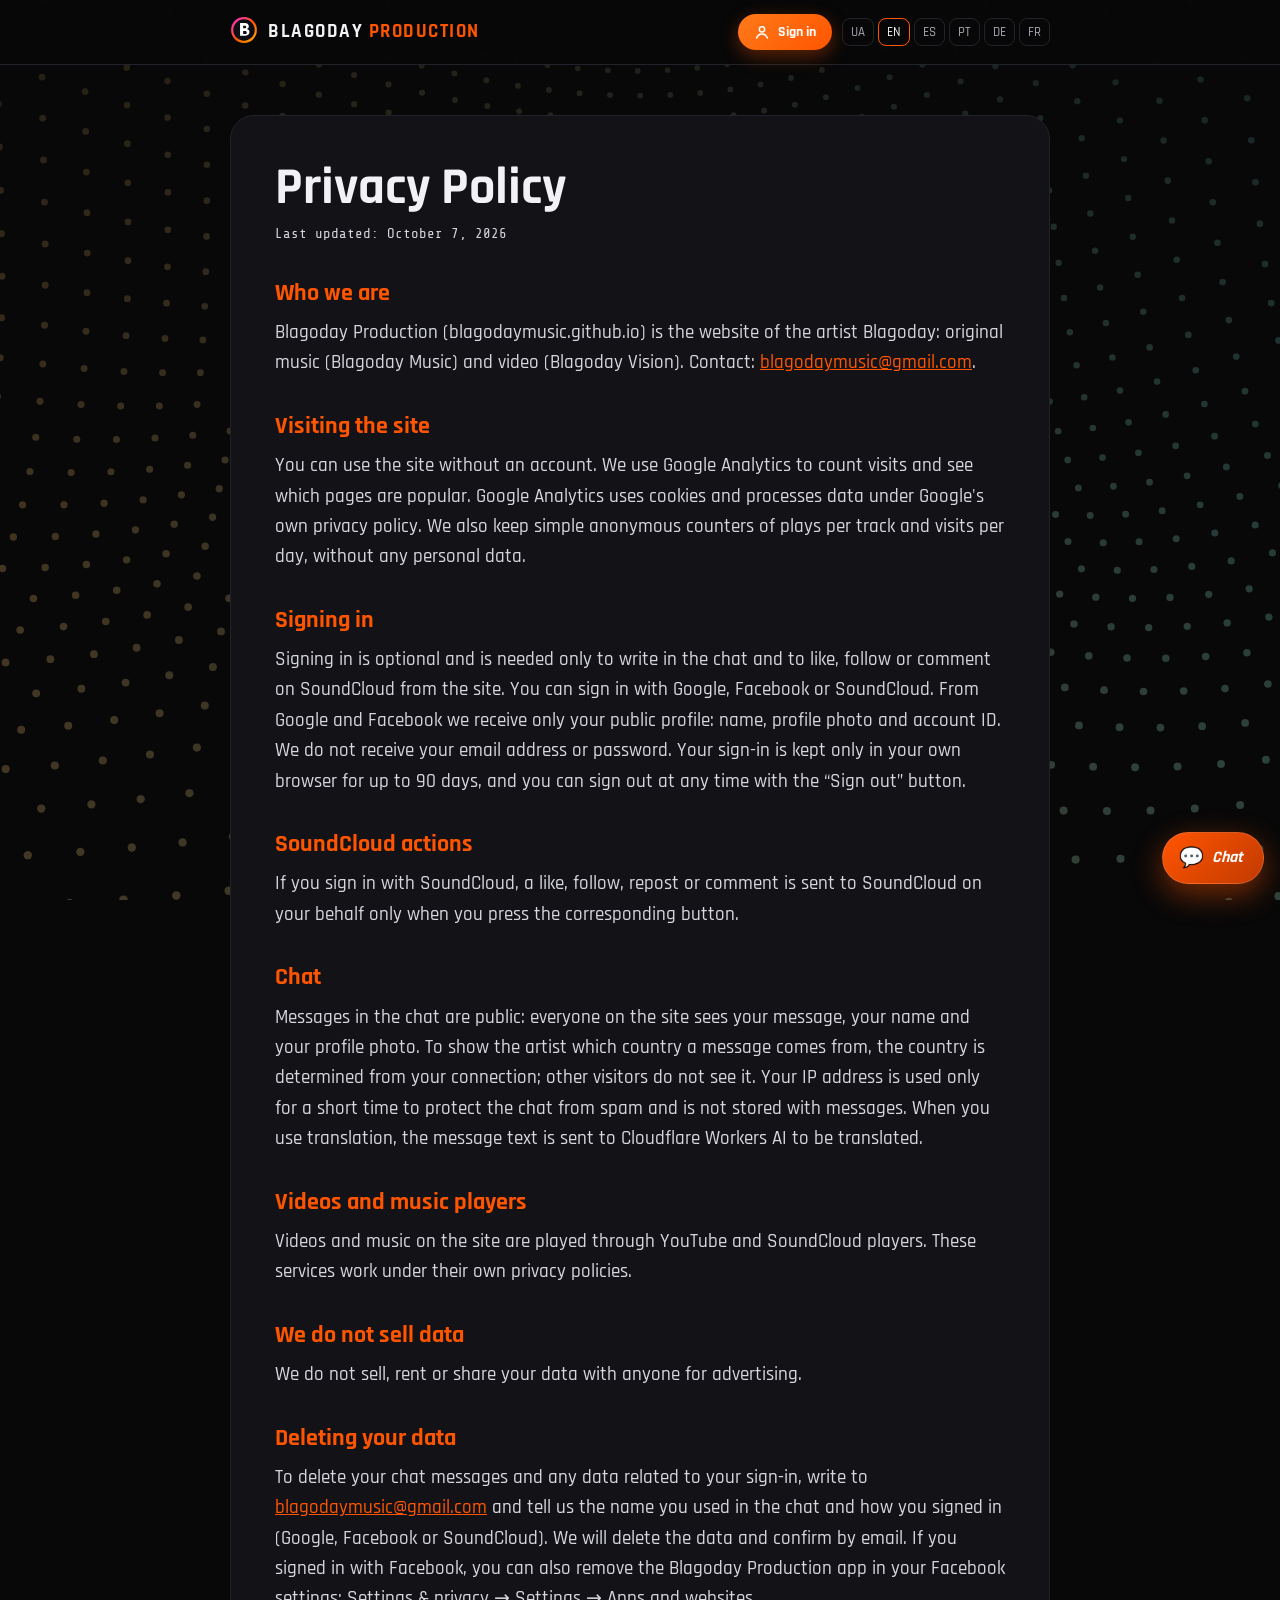
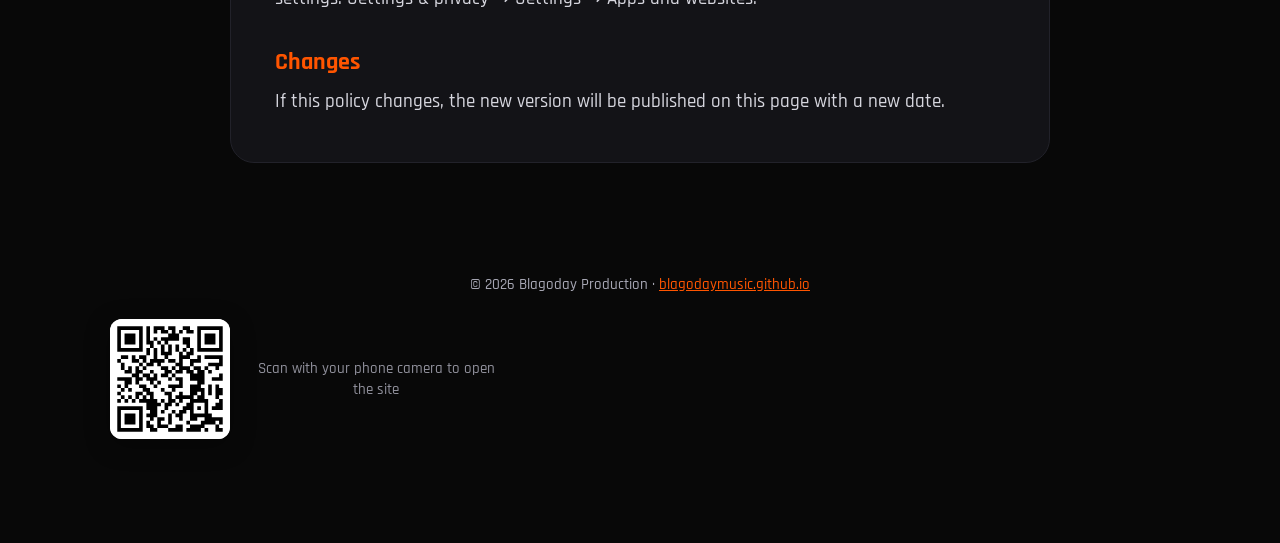
<file: privacy.html>
<!doctype html><html lang="en"><head>
<script async src="https://www.googletagmanager.com/gtag/js?id=G-E7PM5L8ZPC"></script>
<script>window.dataLayer=window.dataLayer||[];function gtag(){dataLayer.push(arguments);}gtag("js",new Date());gtag("config","G-E7PM5L8ZPC");</script>
<meta charset="utf-8"><meta name="viewport" content="width=device-width,initial-scale=1">
<title>Privacy Policy | Blagoday Production</title>
<meta name="description" content="Privacy policy of Blagoday Production: what data the site uses, sign-in with Google, Facebook and SoundCloud, chat, and how to delete your data.">
<link rel="canonical" href="https://blagodaymusic.github.io/privacy.html">
<link rel="icon" type="image/svg+xml" href="/favicon.svg?v=4"><link rel="icon" href="/favicon.ico?v=4" sizes="any"><link rel="apple-touch-icon" href="/apple-touch-icon.png?v=4">
<link rel="preconnect" href="https://fonts.googleapis.com"><link href="https://fonts.googleapis.com/css2?family=Rajdhani:wght@500;600;700&family=Share+Tech+Mono&display=swap" rel="stylesheet">
<script src="theme.js?v=40"></script>
<style>
:root{--bg:#080808;--card:#131317;--line:#22222a;--txt:#f2f2f6;--mut:#a7a7b4;--mag:#ff5500;--cy:#00e5ff}
*{box-sizing:border-box}body{margin:0;background:var(--bg);color:var(--txt);font-family:Rajdhani,system-ui,sans-serif;font-size:19px;line-height:1.6;font-weight:500}
a{color:var(--mag)}
header{position:sticky;top:0;z-index:20;background:rgba(8,8,8,.9);backdrop-filter:blur(10px);border-bottom:1px solid var(--line)}
header .wrap{display:flex;align-items:center;justify-content:space-between;gap:12px;height:64px}
.wrap{max-width:860px;margin:0 auto;padding:0 20px}
.logo{font-weight:700;letter-spacing:.08em;text-decoration:none;text-transform:uppercase;color:var(--txt);white-space:nowrap}.logo b{color:var(--mag)}
.right{display:flex;align-items:center;gap:10px}
.lng{display:flex;gap:4px}.lng button{background:none;border:1px solid var(--line);color:var(--mut);border-radius:8px;padding:3px 8px;font:inherit;font-size:13px;cursor:pointer}.lng button.on{border-color:var(--mag);color:var(--txt)}
main{position:relative;z-index:1;padding:50px 0 80px}
.pp{background:var(--card);border:1px solid var(--line);border-radius:24px;padding:clamp(22px,4vw,44px)}
.pp h1{font-size:clamp(34px,6vw,52px);line-height:1.1;margin:0 0 6px}.up{font-family:"Share Tech Mono",monospace;color:var(--mut);font-size:14px;margin:0 0 20px}
.pp h2{font-size:24px;margin:28px 0 6px;color:var(--mag)}.pp p{margin:0;color:#d6d6de}
footer{position:relative;z-index:1;text-align:center;padding:30px 20px 60px;color:var(--mut);font-size:15px}
@media(max-width:600px){.lng button{padding:2px 5px;font-size:12px}}
</style></head><body>
<header><div class="wrap"><a class="logo" href="./"><img class="logo-ic" src="/logos/logo-ring.svg" alt="" width="28" height="28" style="width:28px;height:28px;vertical-align:middle;margin:-4px 10px 0 0;display:inline-block">Blagoday <b>Production</b></a>
<div class="right"><div class="lng"><button data-l="uk">UA</button><button data-l="en">EN</button><button data-l="es">ES</button><button data-l="pt">PT</button><button data-l="de">DE</button><button data-l="fr">FR</button></div></div></div></header>
<main><div class="wrap">
<article class="pp" lang="uk" data-l="uk" hidden><h1>Політика конфіденційності</h1><p class="up">Оновлено: 7 жовтня 2026 р.</p><h2>Хто ми</h2><p>Blagoday Production (blagodaymusic.github.io) — сайт автора Blagoday: авторська музика (Blagoday Music) і відео (Blagoday Vision). Контакт: <a href="mailto:blagodaymusic@gmail.com">blagodaymusic@gmail.com</a>.</p><h2>Відвідування сайту</h2><p>Сайтом можна користуватися без облікового запису. Ми використовуємо Google Analytics, щоб рахувати відвідування і бачити, які сторінки популярні. Google Analytics використовує файли cookie та обробляє дані згідно з власною політикою конфіденційності Google. Також ми ведемо прості анонімні лічильники прослуховувань треків і відвідувань за день, без жодних персональних даних.</p><h2>Вхід</h2><p>Вхід необов’язковий і потрібен лише для того, щоб писати в чаті та ставити лайки, підписуватися чи коментувати на SoundCloud прямо з сайту. Увійти можна через Google, Facebook або SoundCloud. Від Google і Facebook ми отримуємо лише ваш публічний профіль: ім’я, фото профілю та ідентифікатор облікового запису. Ми не отримуємо вашу електронну адресу чи пароль. Вхід зберігається лише у вашому браузері до 90 днів, і ви можете вийти будь-коли кнопкою «Вийти».</p><h2>Дії на SoundCloud</h2><p>Якщо ви увійшли через SoundCloud, лайк, підписка, репост чи коментар надсилаються на SoundCloud від вашого імені лише тоді, коли ви натискаєте відповідну кнопку.</p><h2>Чат</h2><p>Повідомлення в чаті публічні: усі відвідувачі сайту бачать ваше повідомлення, ім’я та фото профілю. Щоб автор бачив, з якої країни надійшло повідомлення, країна визначається за вашим з’єднанням; інші відвідувачі її не бачать. Ваша IP-адреса використовується лише короткий час для захисту чату від спаму і не зберігається разом із повідомленнями. Коли ви користуєтеся перекладом, текст повідомлення надсилається до Cloudflare Workers AI для перекладу.</p><h2>Відео та музичні плеєри</h2><p>Відео й музика на сайті відтворюються через плеєри YouTube і SoundCloud. Ці сервіси працюють згідно з власними політиками конфіденційності.</p><h2>Ми не продаємо дані</h2><p>Ми не продаємо, не здаємо в оренду і не передаємо ваші дані нікому для реклами.</p><h2>Видалення даних</h2><p>Щоб видалити ваші повідомлення в чаті та будь-які дані, пов’язані з входом, напишіть на <a href="mailto:blagodaymusic@gmail.com">blagodaymusic@gmail.com</a> і вкажіть ім’я, яке ви використовували в чаті, і спосіб входу (Google, Facebook або SoundCloud). Ми видалимо дані й підтвердимо це листом. Якщо ви входили через Facebook, також можна видалити застосунок Blagoday Production у налаштуваннях Facebook: Налаштування й конфіденційність → Налаштування → Застосунки та сайти.</p><h2>Зміни</h2><p>Якщо ця політика зміниться, нова версія буде опублікована на цій сторінці з новою датою.</p></article>
<article class="pp" lang="en" data-l="en" hidden><h1>Privacy Policy</h1><p class="up">Last updated: October 7, 2026</p><h2>Who we are</h2><p>Blagoday Production (blagodaymusic.github.io) is the website of the artist Blagoday: original music (Blagoday Music) and video (Blagoday Vision). Contact: <a href="mailto:blagodaymusic@gmail.com">blagodaymusic@gmail.com</a>.</p><h2>Visiting the site</h2><p>You can use the site without an account. We use Google Analytics to count visits and see which pages are popular. Google Analytics uses cookies and processes data under Google&#x27;s own privacy policy. We also keep simple anonymous counters of plays per track and visits per day, without any personal data.</p><h2>Signing in</h2><p>Signing in is optional and is needed only to write in the chat and to like, follow or comment on SoundCloud from the site. You can sign in with Google, Facebook or SoundCloud. From Google and Facebook we receive only your public profile: name, profile photo and account ID. We do not receive your email address or password. Your sign-in is kept only in your own browser for up to 90 days, and you can sign out at any time with the “Sign out” button.</p><h2>SoundCloud actions</h2><p>If you sign in with SoundCloud, a like, follow, repost or comment is sent to SoundCloud on your behalf only when you press the corresponding button.</p><h2>Chat</h2><p>Messages in the chat are public: everyone on the site sees your message, your name and your profile photo. To show the artist which country a message comes from, the country is determined from your connection; other visitors do not see it. Your IP address is used only for a short time to protect the chat from spam and is not stored with messages. When you use translation, the message text is sent to Cloudflare Workers AI to be translated.</p><h2>Videos and music players</h2><p>Videos and music on the site are played through YouTube and SoundCloud players. These services work under their own privacy policies.</p><h2>We do not sell data</h2><p>We do not sell, rent or share your data with anyone for advertising.</p><h2>Deleting your data</h2><p>To delete your chat messages and any data related to your sign-in, write to <a href="mailto:blagodaymusic@gmail.com">blagodaymusic@gmail.com</a> and tell us the name you used in the chat and how you signed in (Google, Facebook or SoundCloud). We will delete the data and confirm by email. If you signed in with Facebook, you can also remove the Blagoday Production app in your Facebook settings: Settings &amp; privacy → Settings → Apps and websites.</p><h2>Changes</h2><p>If this policy changes, the new version will be published on this page with a new date.</p></article>
<article class="pp" lang="es" data-l="es" hidden><h1>Política de privacidad</h1><p class="up">Última actualización: 7 de octubre de 2026</p><h2>Quiénes somos</h2><p>Blagoday Production (blagodaymusic.github.io) es el sitio del artista Blagoday: música original (Blagoday Music) y vídeo (Blagoday Vision). Contacto: <a href="mailto:blagodaymusic@gmail.com">blagodaymusic@gmail.com</a>.</p><h2>Visitar el sitio</h2><p>Puedes usar el sitio sin cuenta. Usamos Google Analytics para contar las visitas y ver qué páginas son populares. Google Analytics usa cookies y trata los datos según la política de privacidad de Google. También llevamos contadores anónimos de reproducciones por pista y de visitas por día, sin datos personales.</p><h2>Iniciar sesión</h2><p>Iniciar sesión es opcional y solo hace falta para escribir en el chat y para dar me gusta, seguir o comentar en SoundCloud desde el sitio. Puedes entrar con Google, Facebook o SoundCloud. De Google y Facebook recibimos solo tu perfil público: nombre, foto de perfil e ID de la cuenta. No recibimos tu correo electrónico ni tu contraseña. Tu sesión se guarda solo en tu navegador hasta 90 días y puedes salir en cualquier momento con el botón «Salir».</p><h2>Acciones en SoundCloud</h2><p>Si entras con SoundCloud, un me gusta, seguimiento, repost o comentario se envía a SoundCloud en tu nombre solo cuando pulsas el botón correspondiente.</p><h2>Chat</h2><p>Los mensajes del chat son públicos: todos los visitantes ven tu mensaje, tu nombre y tu foto de perfil. Para que el artista vea desde qué país llega un mensaje, el país se determina a partir de tu conexión; los demás visitantes no lo ven. Tu dirección IP se usa solo durante poco tiempo para proteger el chat del spam y no se guarda con los mensajes. Cuando usas la traducción, el texto del mensaje se envía a Cloudflare Workers AI para traducirlo.</p><h2>Vídeos y reproductores de música</h2><p>Los vídeos y la música del sitio se reproducen con los reproductores de YouTube y SoundCloud, que funcionan según sus propias políticas de privacidad.</p><h2>No vendemos datos</h2><p>No vendemos, alquilamos ni compartimos tus datos con nadie para publicidad.</p><h2>Eliminar tus datos</h2><p>Para eliminar tus mensajes del chat y cualquier dato relacionado con tu inicio de sesión, escribe a <a href="mailto:blagodaymusic@gmail.com">blagodaymusic@gmail.com</a> indicando el nombre que usaste en el chat y cómo iniciaste sesión (Google, Facebook o SoundCloud). Eliminaremos los datos y lo confirmaremos por correo. Si entraste con Facebook, también puedes quitar la app Blagoday Production en la configuración de Facebook: Configuración y privacidad → Configuración → Apps y sitios web.</p><h2>Cambios</h2><p>Si esta política cambia, la nueva versión se publicará en esta página con una nueva fecha.</p></article>
<article class="pp" lang="pt" data-l="pt" hidden><h1>Política de privacidade</h1><p class="up">Última atualização: 7 de outubro de 2026</p><h2>Quem somos</h2><p>Blagoday Production (blagodaymusic.github.io) é o site do artista Blagoday: música original (Blagoday Music) e vídeo (Blagoday Vision). Contato: <a href="mailto:blagodaymusic@gmail.com">blagodaymusic@gmail.com</a>.</p><h2>Visitar o site</h2><p>Você pode usar o site sem conta. Usamos o Google Analytics para contar visitas e ver quais páginas são populares. O Google Analytics usa cookies e trata os dados conforme a política de privacidade do Google. Também mantemos contadores anônimos de reproduções por faixa e de visitas por dia, sem dados pessoais.</p><h2>Entrar</h2><p>Entrar é opcional e só é necessário para escrever no chat e para curtir, seguir ou comentar no SoundCloud a partir do site. Você pode entrar com Google, Facebook ou SoundCloud. Do Google e do Facebook recebemos apenas o seu perfil público: nome, foto de perfil e ID da conta. Não recebemos o seu e-mail nem a sua senha. Sua sessão fica salva apenas no seu navegador por até 90 dias, e você pode sair a qualquer momento pelo botão «Sair».</p><h2>Ações no SoundCloud</h2><p>Se você entrar com o SoundCloud, uma curtida, seguida, repost ou comentário é enviado ao SoundCloud em seu nome somente quando você aperta o botão correspondente.</p><h2>Chat</h2><p>As mensagens do chat são públicas: todos os visitantes veem a sua mensagem, o seu nome e a sua foto de perfil. Para que o artista veja de que país vem uma mensagem, o país é identificado pela sua conexão; os outros visitantes não o veem. O seu endereço IP é usado apenas por pouco tempo para proteger o chat contra spam e não é guardado com as mensagens. Quando você usa a tradução, o texto da mensagem é enviado ao Cloudflare Workers AI para ser traduzido.</p><h2>Vídeos e players de música</h2><p>Os vídeos e as músicas do site tocam nos players do YouTube e do SoundCloud, que funcionam de acordo com as suas próprias políticas de privacidade.</p><h2>Não vendemos dados</h2><p>Não vendemos, alugamos nem compartilhamos os seus dados com ninguém para publicidade.</p><h2>Excluir os seus dados</h2><p>Para excluir as suas mensagens do chat e quaisquer dados ligados ao seu login, escreva para <a href="mailto:blagodaymusic@gmail.com">blagodaymusic@gmail.com</a> informando o nome que você usou no chat e como entrou (Google, Facebook ou SoundCloud). Vamos excluir os dados e confirmar por e-mail. Se você entrou com o Facebook, também pode remover o app Blagoday Production nas configurações do Facebook: Configurações e privacidade → Configurações → Apps e sites.</p><h2>Alterações</h2><p>Se esta política mudar, a nova versão será publicada nesta página com uma nova data.</p></article>
<article class="pp" lang="de" data-l="de" hidden><h1>Datenschutzerklärung</h1><p class="up">Stand: 7. Oktober 2026</p><h2>Wer wir sind</h2><p>Blagoday Production (blagodaymusic.github.io) ist die Website des Künstlers Blagoday: eigene Musik (Blagoday Music) und Videos (Blagoday Vision). Kontakt: <a href="mailto:blagodaymusic@gmail.com">blagodaymusic@gmail.com</a>.</p><h2>Besuch der Website</h2><p>Du kannst die Website ohne Konto nutzen. Wir verwenden Google Analytics, um Besuche zu zählen und zu sehen, welche Seiten beliebt sind. Google Analytics verwendet Cookies und verarbeitet Daten nach der Datenschutzerklärung von Google. Außerdem führen wir einfache anonyme Zähler für Wiedergaben pro Titel und Besuche pro Tag, ohne personenbezogene Daten.</p><h2>Anmeldung</h2><p>Die Anmeldung ist freiwillig und nur nötig, um im Chat zu schreiben und auf SoundCloud direkt von der Website aus zu liken, zu folgen oder zu kommentieren. Du kannst dich mit Google, Facebook oder SoundCloud anmelden. Von Google und Facebook erhalten wir nur dein öffentliches Profil: Name, Profilbild und Konto-ID. Wir erhalten weder deine E-Mail-Adresse noch dein Passwort. Deine Anmeldung wird nur in deinem eigenen Browser bis zu 90 Tage gespeichert, und du kannst dich jederzeit mit „Abmelden“ abmelden.</p><h2>Aktionen auf SoundCloud</h2><p>Wenn du dich mit SoundCloud anmeldest, wird ein Like, Folgen, Repost oder Kommentar nur dann in deinem Namen an SoundCloud gesendet, wenn du die entsprechende Taste drückst.</p><h2>Chat</h2><p>Nachrichten im Chat sind öffentlich: Alle Besucher sehen deine Nachricht, deinen Namen und dein Profilbild. Damit der Künstler sieht, aus welchem Land eine Nachricht kommt, wird das Land anhand deiner Verbindung bestimmt; andere Besucher sehen es nicht. Deine IP-Adresse wird nur kurz zum Schutz des Chats vor Spam verwendet und nicht mit den Nachrichten gespeichert. Wenn du die Übersetzung nutzt, wird der Nachrichtentext zur Übersetzung an Cloudflare Workers AI gesendet.</p><h2>Videos und Musikplayer</h2><p>Videos und Musik auf der Website werden über die Player von YouTube und SoundCloud abgespielt, die nach ihren eigenen Datenschutzerklärungen arbeiten.</p><h2>Wir verkaufen keine Daten</h2><p>Wir verkaufen, vermieten oder teilen deine Daten mit niemandem zu Werbezwecken.</p><h2>Löschung deiner Daten</h2><p>Um deine Chat-Nachrichten und alle mit deiner Anmeldung verbundenen Daten zu löschen, schreibe an <a href="mailto:blagodaymusic@gmail.com">blagodaymusic@gmail.com</a> und nenne den Namen, den du im Chat verwendet hast, und wie du dich angemeldet hast (Google, Facebook oder SoundCloud). Wir löschen die Daten und bestätigen es per E-Mail. Wenn du dich mit Facebook angemeldet hast, kannst du die App Blagoday Production auch in den Facebook-Einstellungen entfernen: Einstellungen und Privatsphäre → Einstellungen → Apps und Websites.</p><h2>Änderungen</h2><p>Wenn sich diese Erklärung ändert, wird die neue Fassung auf dieser Seite mit neuem Datum veröffentlicht.</p></article>
<article class="pp" lang="fr" data-l="fr" hidden><h1>Politique de confidentialité</h1><p class="up">Dernière mise à jour : 7 octobre 2026</p><h2>Qui sommes-nous</h2><p>Blagoday Production (blagodaymusic.github.io) est le site de l’artiste Blagoday : musique originale (Blagoday Music) et vidéo (Blagoday Vision). Contact : <a href="mailto:blagodaymusic@gmail.com">blagodaymusic@gmail.com</a>.</p><h2>Visite du site</h2><p>Vous pouvez utiliser le site sans compte. Nous utilisons Google Analytics pour compter les visites et voir quelles pages sont populaires. Google Analytics utilise des cookies et traite les données selon la politique de confidentialité de Google. Nous tenons aussi de simples compteurs anonymes d’écoutes par titre et de visites par jour, sans aucune donnée personnelle.</p><h2>Connexion</h2><p>La connexion est facultative et ne sert qu’à écrire dans le chat et à aimer, suivre ou commenter sur SoundCloud depuis le site. Vous pouvez vous connecter avec Google, Facebook ou SoundCloud. De Google et Facebook, nous recevons uniquement votre profil public : nom, photo de profil et identifiant du compte. Nous ne recevons ni votre adresse e-mail ni votre mot de passe. Votre connexion est conservée uniquement dans votre navigateur jusqu’à 90 jours, et vous pouvez vous déconnecter à tout moment avec le bouton « Se déconnecter ».</p><h2>Actions sur SoundCloud</h2><p>Si vous vous connectez avec SoundCloud, un j’aime, un abonnement, un repost ou un commentaire n’est envoyé à SoundCloud en votre nom que lorsque vous appuyez sur le bouton correspondant.</p><h2>Chat</h2><p>Les messages du chat sont publics : tous les visiteurs voient votre message, votre nom et votre photo de profil. Pour que l’artiste voie de quel pays vient un message, le pays est déterminé à partir de votre connexion ; les autres visiteurs ne le voient pas. Votre adresse IP n’est utilisée que brièvement pour protéger le chat du spam et n’est pas enregistrée avec les messages. Lorsque vous utilisez la traduction, le texte du message est envoyé à Cloudflare Workers AI pour être traduit.</p><h2>Vidéos et lecteurs de musique</h2><p>Les vidéos et la musique du site sont lues via les lecteurs YouTube et SoundCloud, qui fonctionnent selon leurs propres politiques de confidentialité.</p><h2>Nous ne vendons pas de données</h2><p>Nous ne vendons, ne louons et ne partageons vos données avec personne à des fins publicitaires.</p><h2>Supprimer vos données</h2><p>Pour supprimer vos messages du chat et toute donnée liée à votre connexion, écrivez à <a href="mailto:blagodaymusic@gmail.com">blagodaymusic@gmail.com</a> en indiquant le nom utilisé dans le chat et votre mode de connexion (Google, Facebook ou SoundCloud). Nous supprimerons les données et le confirmerons par e-mail. Si vous vous êtes connecté avec Facebook, vous pouvez aussi retirer l’application Blagoday Production dans les paramètres Facebook : Paramètres et confidentialité → Paramètres → Applications et sites web.</p><h2>Modifications</h2><p>Si cette politique change, la nouvelle version sera publiée sur cette page avec une nouvelle date.</p></article>
</div></main>
<footer>© 2026 Blagoday Production · <a href="./">blagodaymusic.github.io</a></footer>
<script>
(function(){var L;try{L=localStorage.getItem("bl_lang")}catch(e){}if(!/^(uk|en|es|pt|de|fr)$/.test(L||""))L=(navigator.language||"en").slice(0,2);if(!/^(uk|en|es|pt|de|fr)$/.test(L))L="en";
function set(l){L=l;document.querySelectorAll(".pp").forEach(a=>a.hidden=a.dataset.l!==l);document.querySelectorAll(".lng button").forEach(b=>b.classList.toggle("on",b.dataset.l===l));document.documentElement.lang=l;var h=document.querySelector('.pp[data-l="'+l+'"] h1');if(h)document.title=h.textContent+" | Blagoday Production";try{localStorage.setItem("bl_lang",l)}catch(e){}}
document.querySelectorAll(".lng button").forEach(b=>b.onclick=()=>set(b.dataset.l));set(L);})();
</script>
<script src="chat.js?v=20" defer></script>
</body></html>
</file>
